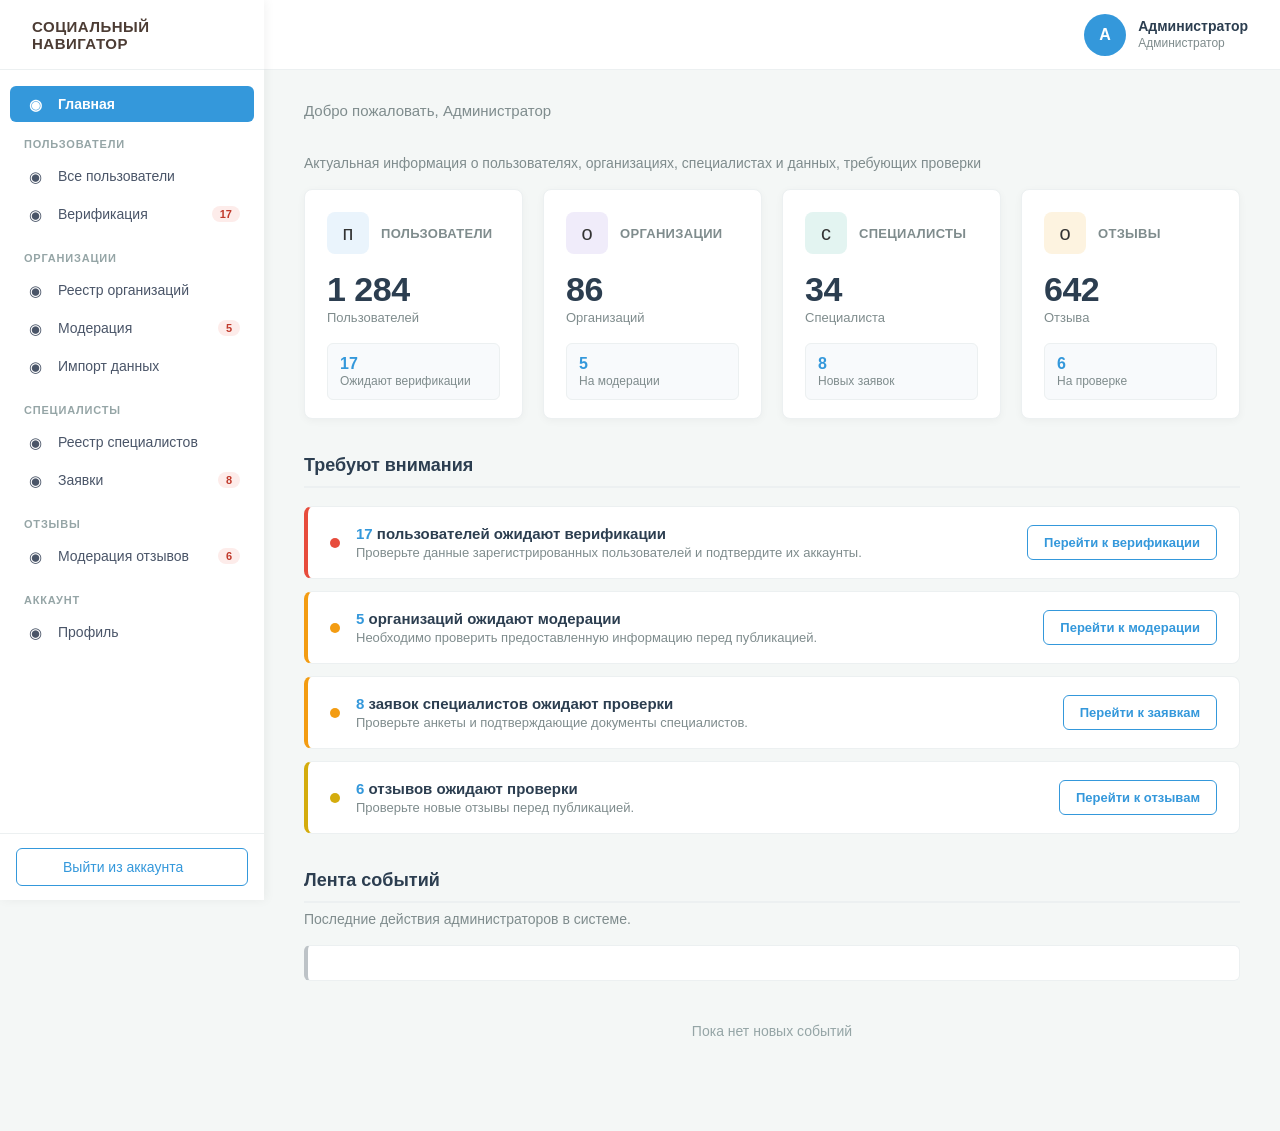
<file: src/main/resources/templates/admin-import.html>
<!DOCTYPE html>
<html lang="ru" xmlns:th="http://www.thymeleaf.org" xmlns:sec="http://www.thymeleaf.org/extras/spring-security6">
<head>
    <meta charset="UTF-8">
    <title>Админ-панель — Социальный навигатор</title>
    <link rel="stylesheet" th:href="@{/css/style.css}">
    <style>
        :root {
            --sidebar-width: 264px;
            --topbar-height: 70px;
            --bg-app: #f4f7f6;
            --bg-card: #ffffff;
            --border-soft: #ecf0f1;
            --border-mid: #e0e6e5;
            --text-main: #2c3e50;
            --text-body: #333333;
            --text-muted: #7f8c8d;
            --accent: #3498db;
            --accent-soft: #eaf4fc;
            --success: #28a745;
            --warning: #f39c12;
            --danger: #e74c3c;
        }

        * { box-sizing: border-box; }

        html, body {
            margin: 0;
            padding: 0;
            background-color: var(--bg-app);
            font-family: 'Inter', -apple-system, BlinkMacSystemFont, 'Segoe UI', sans-serif;
            color: var(--text-body);
            min-height: 100vh;
        }

        .admin-layout {
            display: flex;
            min-height: 100vh;
        }

        .admin-sidebar {
            width: var(--sidebar-width);
            background-color: #ffffff;
            box-shadow: 2px 0 10px rgba(0, 0, 0, 0.05);
            position: fixed;
            top: 0;
            left: 0;
            bottom: 0;
            display: flex;
            flex-direction: column;
            z-index: 100;
        }

        .sidebar-brand {
            height: var(--topbar-height);
            display: flex;
            align-items: center;
            padding: 0 22px;
            font-weight: 900;
            font-size: 15px;
            letter-spacing: 0.5px;
            color: #4C3C34;
            text-transform: uppercase;
            border-bottom: 1px solid var(--border-soft);
            flex-shrink: 0;
        }

        .sidebar-brand .brand-mark {
            margin-right: 10px;
            font-size: 18px;
            color: #E91E63;
        }

        .sidebar-nav {
            flex: 1;
            overflow-y: auto;
            padding: 14px 10px 20px;
            scrollbar-width: thin;
            scrollbar-color: #ced4da #f8f9fa;
        }

        .sidebar-nav::-webkit-scrollbar { width: 6px; }
        .sidebar-nav::-webkit-scrollbar-track { background: #f8f9fa; }
        .sidebar-nav::-webkit-scrollbar-thumb {
            background: #ced4da; border-radius: 3px;
        }
        .sidebar-nav::-webkit-scrollbar-thumb:hover { background: #adb5bd; }

        .nav-group {
            margin-bottom: 6px;
        }

        .nav-group-title {
            padding: 14px 14px 6px;
            font-size: 11px;
            font-weight: 600;
            letter-spacing: 0.8px;
            text-transform: uppercase;
            color: #95a5a6;
        }

        .nav-item {
            display: flex;
            align-items: center;
            gap: 12px;
            padding: 10px 14px;
            margin: 2px 0;
            border-radius: 6px;
            color: #4a5568;
            font-size: 14px;
            font-weight: 500;
            text-decoration: none;
            cursor: pointer;
            transition: background-color 0.2s, color 0.2s;
            border: none;
            background: none;
            width: 100%;
            text-align: left;
            font-family: inherit;
        }

        .nav-icon {
            width: 22px;
            text-align: center;
            font-size: 15px;
            line-height: 1;
            flex-shrink: 0;
        }

        .nav-item:hover {
            background-color: var(--accent-soft);
            color: var(--accent);
        }

        .nav-item.active {
            background-color: var(--accent);
            color: #ffffff;
            font-weight: 600;
        }

        .nav-badge {
            margin-left: auto;
            background-color: #fdecea;
            color: #c0392b;
            font-size: 11px;
            font-weight: 600;
            padding: 2px 8px;
            border-radius: 10px;
            min-width: 22px;
            text-align: center;
        }

        .nav-item.active .nav-badge {
            background-color: rgba(255, 255, 255, 0.25);
            color: #ffffff;
        }

        .sidebar-footer {
            padding: 14px 16px;
            border-top: 1px solid var(--border-soft);
            flex-shrink: 0;
        }

        .logout-btn {
            width: 100%;
            display: flex;
            align-items: center;
            gap: 10px;
            padding: 10px 14px;
            border-radius: 6px;
            background-color: transparent;
            border: 1px solid var(--accent);
            color: var(--accent);
            font-family: inherit;
            font-size: 14px;
            font-weight: 500;
            cursor: pointer;
            transition: background-color 0.2s, color 0.2s;
        }

        .logout-btn:hover {
            background-color: var(--accent);
            color: #ffffff;
        }

        .main-area {
            flex: 1;
            margin-left: var(--sidebar-width);
            display: flex;
            flex-direction: column;
            min-width: 0;
        }

        .topbar {
            height: var(--topbar-height);
            background-color: #ffffff;
            border-bottom: 1px solid var(--border-soft);
            display: flex;
            align-items: center;
            justify-content: space-between;
            padding: 0 32px;
            position: sticky;
            top: 0;
            z-index: 50;
        }

        .topbar-titles {
            display: flex;
            flex-direction: column;
            gap: 2px;
        }

        .topbar-service {
            font-size: 12px;
            font-weight: 500;
            letter-spacing: 0.5px;
            text-transform: uppercase;
            color: #95a5a6;
        }

        .topbar-section {
            font-size: 18px;
            font-weight: 700;
            color: var(--text-main);
        }

        .topbar-profile {
            display: flex;
            align-items: center;
            gap: 12px;
        }

        .profile-avatar {
            width: 42px;
            height: 42px;
            border-radius: 50%;
            background-color: var(--accent);
            color: #fff;
            display: flex;
            align-items: center;
            justify-content: center;
            font-weight: 600;
            font-size: 16px;
            letter-spacing: 0.5px;
            flex-shrink: 0;
        }

        .profile-meta {
            display: flex;
            flex-direction: column;
            line-height: 1.25;
        }

        .profile-meta-name {
            font-size: 14px;
            font-weight: 600;
            color: var(--text-main);
        }

        .profile-meta-role {
            font-size: 12px;
            color: var(--text-muted);
        }

        .content {
            padding: 32px 40px 60px;
            max-width: 1400px;
            width: 100%;
        }

        .page-section { display: none; }
        .page-section.active { display: block; }

        .page-header h2 {
            margin: 0 0 6px;
            font-size: 26px;
            font-weight: 700;
            color: var(--text-main);
        }

        .page-header .greeting {
            margin: 0;
            font-size: 15px;
            color: var(--text-muted);
        }

        .section-title-block {
            margin: 36px 0 18px;
        }

        .section-title-block h3 {
            margin: 0 0 4px;
            font-size: 18px;
            font-weight: 600;
            color: var(--text-main);
            border-bottom: 2px solid var(--border-soft);
            padding-bottom: 10px;
        }

        .section-title-block p {
            margin: 8px 0 0;
            font-size: 14px;
            color: var(--text-muted);
            max-width: 720px;
        }

        .stats-grid {
            display: grid;
            grid-template-columns: repeat(4, 1fr);
            gap: 20px;
        }

        @media (max-width: 1200px) {
            .stats-grid { grid-template-columns: repeat(2, 1fr); }
        }
        @media (max-width: 640px) {
            .stats-grid { grid-template-columns: 1fr; }
        }

        .stat-card {
            background-color: var(--bg-card);
            border-radius: 8px;
            padding: 22px 22px 18px;
            border: 1px solid var(--border-soft);
            box-shadow: 0 2px 8px rgba(0, 0, 0, 0.04);
            display: flex;
            flex-direction: column;
            transition: box-shadow 0.2s, transform 0.2s;
        }

        .stat-card:hover {
            box-shadow: 0 4px 16px rgba(52, 152, 219, 0.12);
            transform: translateY(-2px);
        }

        .stat-card-header {
            display: flex;
            align-items: center;
            gap: 12px;
            margin-bottom: 18px;
        }

        .stat-icon {
            width: 42px;
            height: 42px;
            border-radius: 8px;
            display: flex;
            align-items: center;
            justify-content: center;
            font-size: 20px;
            line-height: 1;
            flex-shrink: 0;
        }
        .stat-icon.blue   { background-color: #eaf4fc; }
        .stat-icon.violet { background-color: #f0ecfa; }
        .stat-icon.teal   { background-color: #e3f4f1; }
        .stat-icon.amber  { background-color: #fdf3e0; }

        .stat-label {
            font-size: 13px;
            font-weight: 600;
            letter-spacing: 0.3px;
            text-transform: uppercase;
            color: var(--text-muted);
        }

        .stat-main-value {
            font-size: 34px;
            font-weight: 700;
            color: var(--text-main);
            line-height: 1;
            letter-spacing: -0.5px;
        }

        .stat-main-label {
            font-size: 13px;
            color: var(--text-muted);
            margin-top: 4px;
            margin-bottom: 18px;
        }

        .stat-link {
            display: flex;
            align-items: center;
            justify-content: space-between;
            padding: 10px 12px;
            border-radius: 6px;
            background-color: #f8fafc;
            border: 1px solid var(--border-soft);
            text-decoration: none;
            color: var(--text-body);
            transition: background-color 0.2s, border-color 0.2s, color 0.2s;
            margin-top: auto;
        }

        .stat-link:hover {
            background-color: var(--accent-soft);
            border-color: var(--accent);
            color: var(--accent);
        }

        .stat-link-info {
            display: flex;
            flex-direction: column;
            line-height: 1.25;
        }

        .stat-link-value {
            font-size: 16px;
            font-weight: 700;
            color: var(--accent);
        }

        .stat-link-text {
            font-size: 12px;
            color: var(--text-muted);
        }

        .stat-link-arrow {
            color: #bdc3c7;
            font-size: 15px;
            transition: transform 0.2s, color 0.2s;
        }

        .stat-link:hover .stat-link-arrow {
            transform: translateX(2px);
            color: var(--accent);
        }

        .attention-list {
            display: flex;
            flex-direction: column;
            gap: 12px;
        }

        .attention-item {
            background-color: var(--bg-card);
            border: 1px solid var(--border-soft);
            border-left: 4px solid var(--accent);
            border-radius: 8px;
            padding: 18px 22px;
            display: flex;
            align-items: center;
            justify-content: space-between;
            gap: 20px;
            transition: box-shadow 0.2s;
        }

        .attention-item:hover {
            box-shadow: 0 2px 12px rgba(0, 0, 0, 0.06);
        }

        .attention-item.priority-high   { border-left-color: var(--danger); }
        .attention-item.priority-medium { border-left-color: var(--warning); }
        .attention-item.priority-low    { border-left-color: #d4ac0d; }

        .attention-content {
            display: flex;
            align-items: center;
            gap: 16px;
            min-width: 0;
        }

        .attention-dot {
            width: 10px;
            height: 10px;
            border-radius: 50%;
            flex-shrink: 0;
        }
        .attention-item.priority-high .attention-dot   { background-color: var(--danger); }
        .attention-item.priority-medium .attention-dot { background-color: var(--warning); }
        .attention-item.priority-low .attention-dot    { background-color: #d4ac0d; }

        .attention-text {
            display: flex;
            flex-direction: column;
            gap: 3px;
            min-width: 0;
        }

        .attention-title {
            font-size: 15px;
            font-weight: 600;
            color: var(--text-main);
        }

        .attention-title .count {
            color: var(--accent);
            font-weight: 700;
        }

        .attention-desc {
            font-size: 13px;
            color: var(--text-muted);
        }

        .attention-action {
            flex-shrink: 0;
            display: inline-flex;
            align-items: center;
            gap: 8px;
            padding: 9px 16px;
            border-radius: 6px;
            background-color: transparent;
            border: 1px solid var(--accent);
            color: var(--accent);
            font-size: 13px;
            font-weight: 600;
            text-decoration: none;
            transition: background-color 0.2s, color 0.2s;
            white-space: nowrap;
        }

        .attention-action:hover {
            background-color: var(--accent);
            color: #fff;
        }

        @media (max-width: 720px) {
            .attention-item {
                flex-direction: column;
                align-items: flex-start;
            }
        }

        .import-card {
            background-color: var(--bg-card);
            border: 1px solid var(--border-soft);
            border-radius: 8px;
            box-shadow: 0 2px 8px rgba(0, 0, 0, 0.04);
            padding: 22px 26px;
            display: flex;
            align-items: center;
            justify-content: space-between;
            gap: 24px;
            flex-wrap: wrap;
        }

        .import-info {
            display: flex;
            flex-direction: column;
            gap: 12px;
            min-width: 0;
        }

        .import-row {
            display: flex;
            align-items: center;
            gap: 10px;
            font-size: 14px;
            color: var(--text-body);
        }

        .import-row .row-icon {
            width: 18px;
            text-align: center;
            font-size: 14px;
            line-height: 1;
        }

        .import-row .label {
            color: var(--text-muted);
            margin-right: 4px;
        }

        .import-row .value {
            font-weight: 600;
            color: var(--text-main);
        }

        .import-row .value.pending {
            color: var(--warning);
        }

        .import-btn {
            display: inline-flex;
            align-items: center;
            gap: 8px;
            padding: 11px 20px;
            border-radius: 6px;
            background-color: var(--accent);
            color: #fff;
            font-size: 14px;
            font-weight: 600;
            text-decoration: none;
            transition: background-color 0.2s;
            white-space: nowrap;
        }

        .import-btn:hover { background-color: #2980b9; }

        .notifications-feed {
            list-style: none;
            margin: 0;
            padding: 0;
            max-height: 480px;
            overflow-y: auto;
            scrollbar-width: none;
            -ms-overflow-style: none;
        }
        .notifications-feed::-webkit-scrollbar { display: none; }

        .notification-item {
            padding: 14px 18px;
            border-radius: 6px;
            background-color: #fff;
            border: 1px solid var(--border-soft);
            border-left: 4px solid #bdc3c7;
            margin-bottom: 10px;
        }
        .notification-item.type-MESSAGE         { border-left-color: #3498db; }
        .notification-item.type-REVIEW_ADDED    { border-left-color: #9b59b6; }
        .notification-item.type-MARKER_ADDED    { border-left-color: #27ae60; }
        .notification-item.type-MARKER_UPDATED  { border-left-color: #f39c12; }
        .notification-item.type-MARKER_DELETED  { border-left-color: #e74c3c; }

        .notification-item .notification-text {
            color: var(--text-body);
            font-size: 14px;
            line-height: 1.5;
        }
        .notification-item .notification-time {
            color: #95a5a6;
            font-size: 12px;
            margin-top: 6px;
        }
        .notifications-empty {
            text-align: center;
            color: #95a5a6;
            padding: 32px 0;
            font-size: 14px;
        }

        .profile-card {
            background-color: var(--bg-card);
            border: 1px solid var(--border-soft);
            border-radius: 8px;
            box-shadow: 0 2px 8px rgba(0, 0, 0, 0.04);
            padding: 6px 26px;
            max-width: 640px;
        }

        .profile-row {
            display: flex;
            align-items: center;
            gap: 14px;
            padding: 18px 0;
            border-bottom: 1px solid #f0f2f5;
        }
        .profile-row:last-child { border-bottom: none; }

        .profile-row-label {
            width: 110px;
            font-weight: 500;
            color: var(--text-muted);
            font-size: 14px;
            flex-shrink: 0;
        }
        .profile-row-value {
            flex: 1;
            color: var(--text-main);
            font-size: 15px;
        }
        .profile-row-input {
            flex: 1;
            padding: 9px 12px;
            border: 1px solid #ced4da;
            border-radius: 4px;
            background-color: #eceff1;
            font-size: 15px;
            font-family: inherit;
            color: var(--text-main);
            outline: none;
            transition: border-color 0.2s, background-color 0.2s;
        }
        .profile-row-input:focus {
            border-color: var(--accent);
            background-color: #fff;
        }

        .profile-edit-btn {
            width: 36px;
            height: 36px;
            border-radius: 50%;
            border: 1px solid var(--accent);
            background-color: #fff;
            color: var(--accent);
            cursor: pointer;
            font-size: 15px;
            line-height: 1;
            transition: background-color 0.2s, color 0.2s;
            flex-shrink: 0;
        }
        .profile-edit-btn:hover {
            background-color: var(--accent);
            color: #fff;
        }
        .profile-edit-btn.confirm-mode {
            border-color: var(--success);
            color: var(--success);
        }
        .profile-edit-btn.confirm-mode:hover {
            background-color: var(--success);
            color: #fff;
            border-color: var(--success);
        }

        .role-badge {
            display: inline-block;
            padding: 3px 12px;
            border-radius: 12px;
            font-size: 12px;
            font-weight: 500;
        }
        .role-badge.super   { background-color: #fff3cd; color: #856404; }
        .role-badge.regular { background-color: #e2e3e5; color: #383d41; }

        .change-password-btn {
            background-color: #6c757d;
            color: #fff;
            border: none;
            padding: 10px 18px;
            border-radius: 4px;
            font-size: 14px;
            font-weight: 500;
            cursor: pointer;
            font-family: inherit;
            transition: background-color 0.2s;
        }
        .change-password-btn:hover {
            background-color: #565e64;
        }

        .modal {
            display: none;
            position: fixed;
            z-index: 1050;
            left: 0; top: 0;
            width: 100%; height: 100%;
            overflow: auto;
            background-color: rgba(0, 0, 0, 0.5);
        }
        .modal-content {
            background-color: #fff;
            margin: 10% auto;
            padding: 25px;
            width: 90%;
            max-width: 420px;
            border-radius: 6px;
            border: 1px solid #bbb;
            position: relative;
            box-shadow: 0 5px 15px rgba(0, 0, 0, 0.3);
        }
        .close-btn {
            position: absolute;
            top: 10px; right: 20px;
            font-size: 28px;
            font-weight: bold;
            color: #888;
            cursor: pointer;
            background: none;
            border: none;
            padding: 0;
            line-height: 1;
        }
        .close-btn:hover { color: #333; }

        .modal-content h3 {
            margin: 0 0 22px;
            font-size: 19px;
            font-weight: 700;
            color: var(--text-main);
            text-align: center;
        }

        .form-group { margin-bottom: 18px; }
        .form-group label {
            display: block;
            margin-bottom: 6px;
            font-size: 14px;
            font-weight: 500;
            color: #555;
        }
        .form-group input[type="password"] {
            width: 100%;
            padding: 10px;
            border: 1px solid #ced4da;
            border-radius: 4px;
            font-size: 15px;
            font-family: inherit;
            outline: none;
            transition: border-color 0.2s;
        }
        .form-group input:focus {
            border-color: var(--accent);
            box-shadow: 0 0 0 0.1rem rgba(52, 152, 219, 0.25);
        }

        .btn { padding: 10px 18px; border-radius: 4px; border: none; cursor: pointer; font-size: 1em; font-weight: 500; font-family: inherit; transition: background-color 0.2s; }
        .btn-primary { background-color: var(--success); color: #fff; width: 100%; }
        .btn-primary:hover { background-color: #218838; }

        .notification {
            position: fixed;
            top: 20px;
            left: 50%;
            transform: translateX(-50%);
            padding: 15px 20px;
            border-radius: 5px;
            display: flex;
            align-items: center;
            justify-content: space-between;
            gap: 12px;
            box-shadow: 0 2px 10px rgba(0,0,0,0.1);
            z-index: 2000;
            max-width: 80%;
            font-size: 14px;
            animation: fadeIn 0.3s ease-in-out;
        }
        .success-notification { background-color: #d4edda; color: #155724; border: 1px solid #c3e6cb; }
        .error-notification   { background-color: #f8d7da; color: #721c24; border: 1px solid #f5c6cb; }
        .notification-close {
            cursor: pointer;
            font-weight: bold;
            background: none;
            border: none;
            color: inherit;
            font-size: 18px;
            padding: 0 4px;
        }
        @keyframes fadeIn {
            from { opacity: 0; transform: translateX(-50%) translateY(-20px); }
            to   { opacity: 1; transform: translateX(-50%) translateY(0); }
        }
    </style>
</head>
<body>

<div class="admin-layout">

    <aside class="admin-sidebar">
        <div class="sidebar-brand">
            <span class="brand-mark"></span>
            Социальный<br>навигатор
        </div>

        <nav class="sidebar-nav">

            <a href="#" class="nav-item active" data-section="home" data-title="Главная">
                <span class="nav-icon">◉</span>
                <span>Главная</span>
            </a>

            <div class="nav-group">
                <div class="nav-group-title">Пользователи</div>
                <a href="/admin/users" class="nav-item">
                    <span class="nav-icon">◉</span>
                    <span>Все пользователи</span>
                </a>
                <a href="/admin/users/verification" class="nav-item">
                    <span class="nav-icon">◉</span>
                    <span>Верификация</span>
                    <span class="nav-badge">17</span>
                </a>
            </div>

            <div class="nav-group">
                <div class="nav-group-title">Организации</div>
                <a href="/admin/organizations" class="nav-item">
                    <span class="nav-icon">◉</span>
                    <span>Реестр организаций</span>
                </a>
                <a href="/admin/organizations/moderation" class="nav-item">
                    <span class="nav-icon">◉</span>
                    <span>Модерация</span>
                    <span class="nav-badge">5</span>
                </a>
                <a href="/admin/import" class="nav-item">
                    <span class="nav-icon">◉</span>
                    <span>Импорт данных</span>
                </a>
            </div>

            <div class="nav-group">
                <div class="nav-group-title">Специалисты</div>
                <a href="/admin/specialists" class="nav-item">
                    <span class="nav-icon">◉</span>
                    <span>Реестр специалистов</span>
                </a>
                <a href="/admin/specialists/requests" class="nav-item">
                    <span class="nav-icon">◉</span>
                    <span>Заявки</span>
                    <span class="nav-badge">8</span>
                </a>
            </div>

            <div class="nav-group">
                <div class="nav-group-title">Отзывы</div>
                <a href="/admin/reviews/moderation" class="nav-item">
                    <span class="nav-icon">◉</span>
                    <span>Модерация отзывов</span>
                    <span class="nav-badge">6</span>
                </a>
            </div>

            <div class="nav-group">
                <div class="nav-group-title">Аккаунт</div>
                <a href="#" class="nav-item" data-section="profile" data-title="Профиль">
                    <span class="nav-icon">◉</span>
                    <span>Профиль</span>
                </a>
            </div>

        </nav>

        <div class="sidebar-footer">
            <form th:action="@{/logout}" method="post">
                <button type="submit" class="logout-btn">
                    <span class="nav-icon"></span>
                    <span>Выйти из аккаунта</span>
                </button>
            </form>
        </div>
    </aside>

    <div class="main-area">

        <header class="topbar">
            <div class="topbar-titles">
            </div>
            <div class="topbar-profile">
                <div class="profile-avatar">
                    А
                </div>
                <div class="profile-meta">
                    <span class="profile-meta-name"
                          th:text="${adminUser != null ? adminUser.name : 'Администратор'}">Администратор</span>
                    <span class="profile-meta-role"
                          th:text="${isSuperAdmin != null and isSuperAdmin ? 'Супер-администратор' : 'Администратор'}">Администратор</span>
                </div>
            </div>
        </header>

        <main class="content">

            <section id="section-home" class="page-section active">

                <div class="page-header">
                    <p class="greeting">
                        Добро пожаловать,
                        <span th:text="${adminUser != null ? adminUser.name : 'Администратор'}">Администратор</span>
                    </p>
                </div>

                <div class="section-title-block">
                    <p>Актуальная информация о пользователях, организациях, специалистах и данных, требующих проверки</p>
                </div>

                <div class="stats-grid">

                    <div class="stat-card">
                        <div class="stat-card-header">
                            <div class="stat-icon blue">п</div>
                            <span class="stat-label">Пользователи</span>
                        </div>
                        <div class="stat-main-value">1 284</div>
                        <div class="stat-main-label">Пользователей</div>

                        <a href="/admin/users/verification?filter=pending" class="stat-link">
                            <div class="stat-link-info">
                                <span class="stat-link-value">17</span>
                                <span class="stat-link-text">Ожидают верификации</span>
                            </div>
                            <span class="stat-link-arrow"></span>
                        </a>
                    </div>

                    <div class="stat-card">
                        <div class="stat-card-header">
                            <div class="stat-icon violet">о</div>
                            <span class="stat-label">Организации</span>
                        </div>
                        <div class="stat-main-value">86</div>
                        <div class="stat-main-label">Организаций</div>

                        <a href="/admin/organizations/moderation?filter=pending" class="stat-link">
                            <div class="stat-link-info">
                                <span class="stat-link-value">5</span>
                                <span class="stat-link-text">На модерации</span>
                            </div>
                            <span class="stat-link-arrow"></span>
                        </a>
                    </div>

                    <div class="stat-card">
                        <div class="stat-card-header">
                            <div class="stat-icon teal">с</div>
                            <span class="stat-label">Специалисты</span>
                        </div>
                        <div class="stat-main-value">34</div>
                        <div class="stat-main-label">Специалиста</div>

                        <a href="/admin/specialists/requests?filter=new" class="stat-link">
                            <div class="stat-link-info">
                                <span class="stat-link-value">8</span>
                                <span class="stat-link-text">Новых заявок</span>
                            </div>
                            <span class="stat-link-arrow"></span>
                        </a>
                    </div>

                    <div class="stat-card">
                        <div class="stat-card-header">
                            <div class="stat-icon amber">о</div>
                            <span class="stat-label">Отзывы</span>
                        </div>
                        <div class="stat-main-value">642</div>
                        <div class="stat-main-label">Отзыва</div>

                        <a href="/admin/reviews/moderation?filter=pending" class="stat-link">
                            <div class="stat-link-info">
                                <span class="stat-link-value">6</span>
                                <span class="stat-link-text">На проверке</span>
                            </div>
                            <span class="stat-link-arrow"></span>
                        </a>
                    </div>

                </div>
                <div class="section-title-block">
                    <h3>Требуют внимания</h3>
                </div>

                <div class="attention-list">
                    <div class="attention-item priority-high">
                        <div class="attention-content">
                            <span class="attention-dot"></span>
                            <div class="attention-text">
                                <span class="attention-title">
                                    <span class="count">17</span> пользователей ожидают верификации
                                </span>
                                <span class="attention-desc">Проверьте данные зарегистрированных пользователей и подтвердите их аккаунты.</span>
                            </div>
                        </div>
                        <a href="/admin/users/verification?filter=pending" class="attention-action">
                            Перейти к верификации
                        </a>
                    </div>
                    <div class="attention-item priority-medium">
                        <div class="attention-content">
                            <span class="attention-dot"></span>
                            <div class="attention-text">
                                <span class="attention-title">
                                    <span class="count">5</span> организаций ожидают модерации
                                </span>
                                <span class="attention-desc">Необходимо проверить предоставленную информацию перед публикацией.</span>
                            </div>
                        </div>
                        <a href="/admin/organizations/moderation?filter=pending" class="attention-action">
                            Перейти к модерации
                        </a>
                    </div>
                    <div class="attention-item priority-medium">
                        <div class="attention-content">
                            <span class="attention-dot"></span>
                            <div class="attention-text">
                                <span class="attention-title">
                                    <span class="count">8</span> заявок специалистов ожидают проверки
                                </span>
                                <span class="attention-desc">Проверьте анкеты и подтверждающие документы специалистов.</span>
                            </div>
                        </div>
                        <a href="/admin/specialists/requests?filter=new" class="attention-action">
                            Перейти к заявкам
                        </a>
                    </div>
                    <div class="attention-item priority-low">
                        <div class="attention-content">
                            <span class="attention-dot"></span>
                            <div class="attention-text">
                                <span class="attention-title">
                                    <span class="count">6</span> отзывов ожидают проверки
                                </span>
                                <span class="attention-desc">Проверьте новые отзывы перед публикацией.</span>
                            </div>
                        </div>
                        <a href="/admin/reviews/moderation?filter=pending" class="attention-action">
                            Перейти к отзывам
                        </a>
                    </div>

                </div>

                <div th:if="${isSuperAdmin}">
                    <div class="section-title-block">
                        <h3>Лента событий</h3>
                        <p>Последние действия администраторов в системе.</p>
                    </div>

                    <ul class="notifications-feed"
                        th:if="${notifications != null and not #lists.isEmpty(notifications)}">
                        <li class="notification-item"
                            th:each="n : ${notifications}"
                            th:classappend="'type-' + ${n.type}">
                            <div class="notification-text" th:text="${n.text}"></div>
                            <div class="notification-time"
                                 th:text="${#temporals.format(n.createdAt, 'dd.MM.yyyy HH:mm')}"></div>
                        </li>
                    </ul>
                    <div class="notifications-empty"
                         th:if="${notifications == null or #lists.isEmpty(notifications)}">
                        Пока нет новых событий
                    </div>
                </div>

            </section>

            <section id="section-profile" class="page-section">

                <div class="page-header">
                    <h2>Профиль</h2>
                    <p class="greeting">Личные данные вашего аккаунта администратора.</p>
                </div>

                <div class="section-title-block">
                    <h3>Личные данные</h3>
                </div>

                <div class="profile-card">
                    <div class="profile-row">
                        <span class="profile-row-label">ФИО:</span>
                        <span class="profile-row-value"
                              id="profile-name-value"
                              th:text="${adminUser != null ? adminUser.name : 'Администратор'}">Администратор</span>
                        <input type="text" class="profile-row-input"
                               id="profile-name-input"
                               style="display:none;"
                               th:value="${adminUser != null ? adminUser.name : ''}">
                        <button type="button" class="profile-edit-btn"
                                id="profile-name-edit-btn"
                                onclick="toggleProfileEdit('name')"
                                title="Редактировать">✎</button>
                    </div>

                    <div class="profile-row">
                        <span class="profile-row-label">Email:</span>
                        <span class="profile-row-value"
                              id="profile-email-value"
                              th:text="${adminUser != null ? adminUser.email : 'admin@example.com'}">admin@example.com</span>
                        <input type="email" class="profile-row-input"
                               id="profile-email-input"
                               style="display:none;"
                               th:value="${adminUser != null ? adminUser.email : ''}">
                        <button type="button" class="profile-edit-btn"
                                id="profile-email-edit-btn"
                                onclick="toggleProfileEdit('email')"
                                title="Редактировать">✎</button>
                    </div>

                    <div class="profile-row">
                        <span class="profile-row-label">Телефон:</span>
                        <span class="profile-row-value">—</span>
                    </div>

                    <div class="profile-row">
                        <span class="profile-row-label">Роль:</span>
                        <span>
                            <span class="role-badge super" th:if="${isSuperAdmin}">Супер-администратор</span>
                            <span class="role-badge regular" th:unless="${isSuperAdmin}">Администратор</span>
                        </span>
                    </div>

                    <div class="profile-row">
                        <button type="button" class="change-password-btn" onclick="openChangePasswordModal()">
                            Сменить пароль
                        </button>
                    </div>
                </div>

            </section>

        </main>
    </div>
</div>

<div id="changePasswordModal" class="modal">
    <div class="modal-content">
        <button class="close-btn" onclick="closeChangePasswordModal()">×</button>
        <h3>Смена пароля</h3>
        <form id="changePasswordForm">
            <div class="form-group">
                <label for="new-password-input">Новый пароль (минимум 8 символов):</label>
                <input type="password" id="new-password-input" required minlength="8">
            </div>
            <div class="form-group">
                <label for="confirm-password-input">Подтвердите пароль:</label>
                <input type="password" id="confirm-password-input" required minlength="8">
            </div>
            <button type="submit" class="btn btn-primary">Сохранить новый пароль</button>
        </form>
    </div>
</div>

<script th:inline="javascript">
    /*<![CDATA[*/

    function showNotification(message, type = 'info') {
        let notification = document.getElementById('notification');
        if (!notification) {
            notification = document.createElement('div');
            notification.id = 'notification';
            document.body.appendChild(notification);
        }
        notification.textContent = message;
        notification.className = `notification ${type}-notification`;
        notification.style.display = 'flex';

        setTimeout(() => { notification.style.display = 'none'; }, 5000);
    }

    document.addEventListener('DOMContentLoaded', function () {
        const adminFormSuccess = /*[[${adminFormSuccess}]]*/ null;
        const adminFormError   = /*[[${adminFormError}]]*/ null;
        const successMessage   = /*[[${successMessage}]]*/ null;
        const errorMessage     = /*[[${errorMessage}]]*/ null;

        if (adminFormSuccess) showNotification(adminFormSuccess, 'success');
        if (adminFormError)   showNotification(adminFormError, 'error');
        if (successMessage)   showNotification(successMessage, 'success');
        if (errorMessage)     showNotification(errorMessage, 'error');

        const navItems = document.querySelectorAll('.nav-item[data-section]');
        const sections = document.querySelectorAll('.page-section');
        const topbarSectionTitle = document.getElementById('topbar-section-title');

        navItems.forEach(item => {
            item.addEventListener('click', function (e) {
                e.preventDefault();
                const sectionId = this.dataset.section;
                const title = this.dataset.title || this.textContent.trim();

                document.querySelectorAll('.nav-item').forEach(n => n.classList.remove('active'));
                this.classList.add('active');

                sections.forEach(s => s.classList.remove('active'));
                const target = document.getElementById('section-' + sectionId);
                if (target) target.classList.add('active');

                if (topbarSectionTitle) topbarSectionTitle.textContent = title;

                window.scrollTo({ top: 0, behavior: 'smooth' });
            });
        });

        if (location.hash === '#profile') {
            const profileNav = document.querySelector('.nav-item[data-section="profile"]');
            if (profileNav) profileNav.click();
        }
    });

    function getCsrfToken() {
        const cookieValue = document.cookie
            .split('; ')
            .find(row => row.startsWith('XSRF-TOKEN='))
            ?.split('=')[1];
        return cookieValue ? decodeURIComponent(cookieValue) : null;
    }

    function toggleProfileEdit(field) {
        const valueEl = document.getElementById(`profile-${field}-value`);
        const inputEl = document.getElementById(`profile-${field}-input`);
        const btnEl   = document.getElementById(`profile-${field}-edit-btn`);
        const isEditing = inputEl.style.display !== 'none';

        if (!isEditing) {
            inputEl.value = valueEl.textContent.trim();
            valueEl.style.display = 'none';
            inputEl.style.display = 'inline-block';
            inputEl.focus();
            btnEl.textContent = '✓';
            btnEl.classList.add('confirm-mode');
            return;
        }

        const newValue = inputEl.value.trim();
        if (!newValue) {
            showNotification('Поле не может быть пустым', 'error');
            return;
        }

        fetch('/admin/profile/update-field', {
            method: 'POST',
            headers: {
                'Content-Type': 'application/json',
                'X-XSRF-TOKEN': getCsrfToken()
            },
            body: JSON.stringify({ field: field, value: newValue })
        })
        .then(response => {
            if (!response.ok) {
                return response.json().then(err => { throw new Error(err.message || 'Ошибка при сохранении'); });
            }
            return response.json();
        })
        .then(data => {
            valueEl.textContent = data.value;
            valueEl.style.display = 'inline';
            inputEl.style.display = 'none';
            btnEl.textContent = '✎';
            btnEl.classList.remove('confirm-mode');
            showNotification('Данные успешно изменены', 'success');
        })
        .catch(error => showNotification(error.message, 'error'));
    }

    function openChangePasswordModal() {
        document.getElementById('changePasswordModal').style.display = 'block';
    }
    function closeChangePasswordModal() {
        document.getElementById('changePasswordModal').style.display = 'none';
        document.getElementById('changePasswordForm').reset();
    }
    window.addEventListener('click', function (event) {
        const modal = document.getElementById('changePasswordModal');
        if (event.target === modal) closeChangePasswordModal();
    });

    document.getElementById('changePasswordForm').addEventListener('submit', function (e) {
        e.preventDefault();
        const newPassword = document.getElementById('new-password-input').value;
        const confirmPassword = document.getElementById('confirm-password-input').value;

        fetch('/admin/profile/change-password', {
            method: 'POST',
            headers: {
                'Content-Type': 'application/json',
                'X-XSRF-TOKEN': getCsrfToken()
            },
            body: JSON.stringify({ newPassword, confirmPassword })
        })
        .then(response => {
            if (!response.ok) {
                return response.json().then(err => { throw new Error(err.message || 'Ошибка при смене пароля'); });
            }
            return response.json();
        })
        .then(() => {
            closeChangePasswordModal();
            showNotification('Пароль успешно изменён', 'success');
        })
        .catch(error => showNotification(error.message, 'error'));
    });

    /*]]>*/
</script>
</body>
</html>
</file>
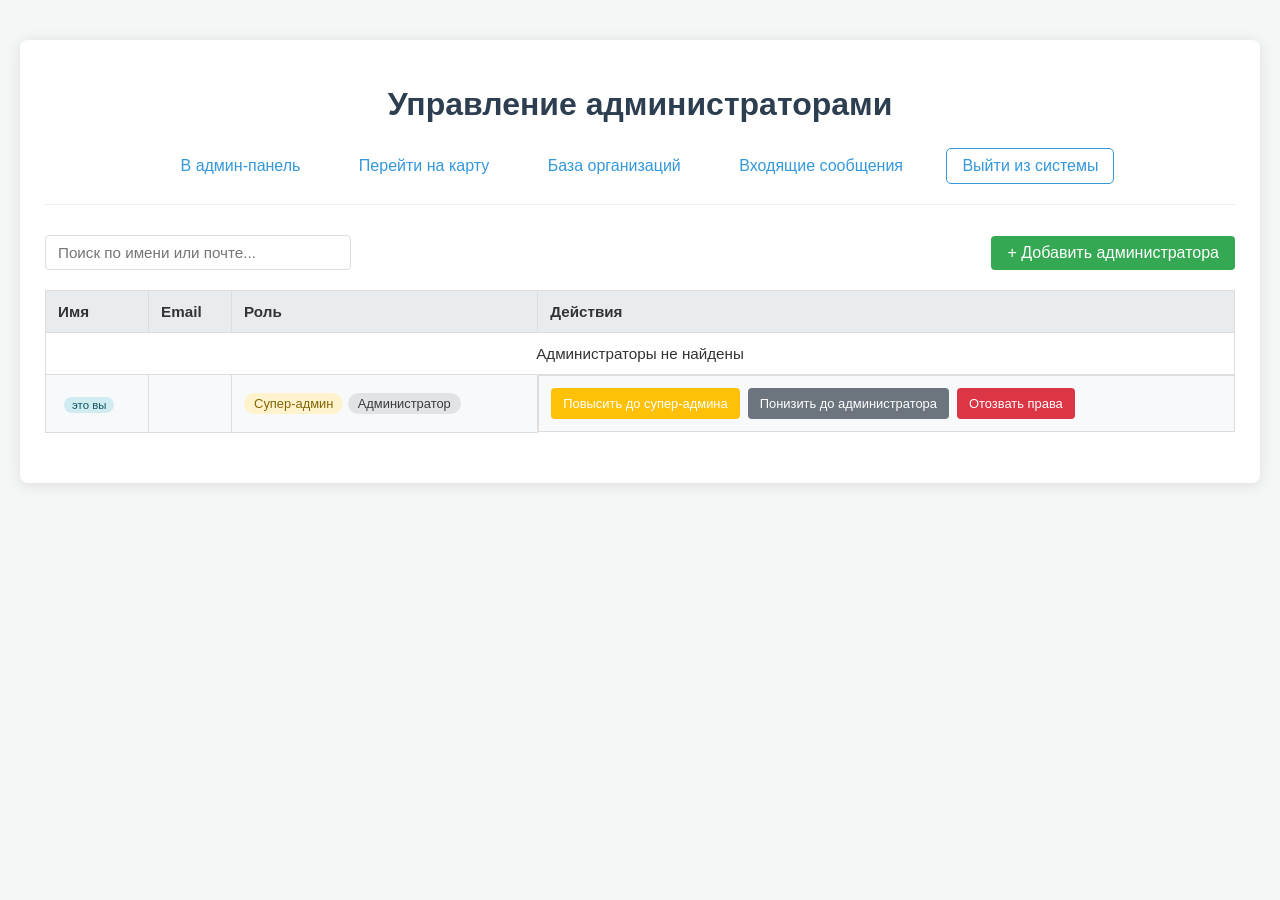
<file: src/main/resources/templates/admin-management.html>
<!DOCTYPE html>
<html lang="ru" xmlns:th="http://www.thymeleaf.org" xmlns:sec="http://www.thymeleaf.org/extras/spring-security6">
<head>
    <meta charset="UTF-8">
    <title>Управление администраторами</title>
    <link rel="stylesheet" th:href="@{/css/style.css}">
    <style>
        body { font-family: 'Inter', sans-serif; margin: 0; padding: 20px; background-color: #f4f7f6; color: #333; }
        .admin-container { max-width: 1200px; margin: 20px auto; background: #fff; padding: 25px; border-radius: 8px; box-shadow: 0 2px 15px rgba(0,0,0,0.1); }
        h1 { text-align: center; color: #2c3e50; margin-bottom: 25px; }
        .nav-links { text-align: center; margin-bottom: 30px; padding-bottom: 20px; border-bottom: 1px solid #eee; }
        .nav-links a, .nav-links button {
            margin: 0 12px; text-decoration: none; color: #3498db; font-weight: 500;
            padding: 8px 15px; border-radius: 5px; transition: background-color 0.3s, color 0.3s;
        }
        .nav-links a:hover, .nav-links button:hover { background-color: #3498db; color: white; }
        .nav-links button { background: none; border: 1px solid #3498db; cursor: pointer; font-size: inherit; }

        .table-actions {
            display: flex;
            flex-wrap: wrap;
            justify-content: space-between;
            align-items: center;
            gap: 12px;
            margin-bottom: 20px;
        }
        .search-input {
            padding: 8px 12px;
            border: 1px solid #ddd;
            border-radius: 4px;
            font-size: 0.95em;
            width: 280px;
        }
        .add-btn {
            background-color: #34a853;
            color: white;
            border: none;
            padding: 8px 16px;
            font-size: 1em;
            border-radius: 4px;
            cursor: pointer;
            transition: background-color 0.3s;
        }
        .add-btn:hover { background-color: #2d9249; }

        table { width: 100%; border-collapse: collapse; margin-bottom: 25px; font-size: 0.95em; }
        th, td { border: 1px solid #ddd; padding: 12px; text-align: left; vertical-align: middle; }
        th { background-color: #e9ecef; font-weight: 600; }
        tr:nth-child(even) { background-color: #f8f9fa; }

        .role-badge {
            display: inline-block;
            padding: 3px 10px;
            border-radius: 12px;
            font-size: 0.85em;
            font-weight: 500;
        }
        .role-badge.super { background-color: #fff3cd; color: #856404; }
        .role-badge.regular { background-color: #e2e3e5; color: #383d41; }
        .you-badge {
            display: inline-block;
            margin-left: 6px;
            padding: 2px 8px;
            border-radius: 10px;
            font-size: 0.75em;
            background-color: #d1ecf1;
            color: #0c5460;
        }

        .actions { display: flex; flex-wrap: wrap; gap: 8px; }
        .actions form { display: inline; }
        .actions button {
            padding: 8px 12px; border-radius: 4px; font-size: 0.85em; border: none; cursor: pointer;
            transition: opacity 0.2s; color: #fff;
        }
        .actions button:hover { opacity: 0.85; }
        .promote-btn { background-color: #ffc107; color: #333; }
        .demote-btn { background-color: #6c757d; }
        .revoke-btn { background-color: #dc3545; }

        .no-results-row td { text-align: center; color: #888; padding: 20px; }

        .form-group { margin-bottom: 18px; }
        .form-group label { display: block; margin-bottom: 6px; font-weight: 500; color: #555; }
        .form-group input[type="text"],
        .form-group input[type="email"],
        .form-group input[type="password"] {
            width: 100%;
            padding: 10px; border: 1px solid #ced4da; border-radius: 4px;
            box-sizing: border-box; font-size: 1em;
        }
        .form-group input:focus { border-color: #3498db; outline: none; box-shadow: 0 0 0 0.1rem rgba(52, 152, 219, 0.25); }
        .btn { padding: 10px 18px; border-radius: 4px; border: none; cursor: pointer; font-size: 1em; font-weight: 500; transition: background-color 0.3s; }
        .btn-primary { background-color: #28a745; color: white; }
        .btn-primary:hover { background-color: #218838; }

        .modal { display: none; position: fixed; z-index: 1050; left: 0; top: 0; width: 100%; height: 100%; overflow: auto; background-color: rgba(0,0,0,0.5); }
        .modal-content { background-color: #fff; margin: 8% auto; padding: 25px; border: 1px solid #bbb; width: 90%; max-width: 480px; border-radius: 6px; position: relative; box-shadow: 0 5px 15px rgba(0,0,0,0.3); }
        .close-btn { color: #888; position: absolute; top: 10px; right: 20px; font-size: 28px; font-weight: bold; cursor: pointer; }
        .close-btn:hover { color: #333; }

        .notification {
            position: fixed; top: 20px; left: 50%; transform: translateX(-50%);
            padding: 15px 20px; border-radius: 5px; display: flex; align-items: center;
            justify-content: space-between; box-shadow: 0 2px 10px rgba(0,0,0,0.1);
            z-index: 1100; max-width: 80%; animation: fadeIn 0.3s ease-in-out;
        }
        .success-notification { background-color: #d4edda; color: #155724; border: 1px solid #c3e6cb; }
        .error-notification { background-color: #f8d7da; color: #721c24; border: 1px solid #f5c6cb; }
        .notification-close { margin-left: 15px; cursor: pointer; font-weight: bold; }
        @keyframes fadeIn {
            from { opacity: 0; transform: translateX(-50%) translateY(-20px); }
            to { opacity: 1; transform: translateX(-50%) translateY(0); }
        }
    </style>
</head>
<body>
<div class="admin-container">
    <h1>Управление администраторами</h1>
    <div class="nav-links">
        <a th:href="@{/admin/panel}">В админ-панель</a>
        <a th:href="@{/}">Перейти на карту</a>
        <a th:href="@{/admin/organizations}">База организаций</a>
        <a th:href="@{/admin/chats}">Входящие сообщения</a>
        <form th:action="@{/logout}" method="post" style="display: inline;">
            <button type="submit">Выйти из системы</button>
        </form>
    </div>

    <div id="notifications-container"></div>

    <div class="table-actions">
        <input type="text" id="admin-search" class="search-input" placeholder="Поиск по имени или почте...">
        <button class="add-btn" onclick="openAddAdminModal()">+ Добавить администратора</button>
    </div>

    <table id="admins-table">
        <thead>
        <tr>
            <th>Имя</th>
            <th>Email</th>
            <th>Роль</th>
            <th>Действия</th>
        </tr>
        </thead>
        <tbody>
        <tr th:if="${#lists.isEmpty(admins)}">
            <td colspan="4" style="text-align:center;">Администраторы не найдены</td>
        </tr>
        <tr th:each="a : ${admins}" class="admin-row">
            <td class="admin-name">
                <span th:text="${a.name}"></span>
                <span class="you-badge" th:if="${a.id == currentAdminId}">это вы</span>
            </td>
            <td class="admin-email" th:text="${a.email}"></td>
            <td>
                <span class="role-badge super" th:if="${a.superAdmin}">Супер-админ</span>
                <span class="role-badge regular" th:unless="${a.superAdmin}">Администратор</span>
            </td>
            <td class="actions">
                <form th:if="${!a.superAdmin}" th:action="@{/admin/admins/promote}" method="post">
                    <input type="hidden" name="id" th:value="${a.id}"/>
                    <button type="submit" class="promote-btn">Повысить до супер-админа</button>
                </form>
                <form th:if="${a.superAdmin}" th:action="@{/admin/admins/demote}" method="post">
                    <input type="hidden" name="id" th:value="${a.id}"/>
                    <button type="submit" class="demote-btn">Понизить до администратора</button>
                </form>
                <form th:action="@{/admin/admins/revoke}" method="post">
                    <input type="hidden" name="id" th:value="${a.id}"/>
                    <button type="submit" class="revoke-btn"
                            onclick="return confirm('Отозвать права администратора у «' + [[${a.name}]] + '»? Пользователь станет обычным пользователем.');">
                        Отозвать права
                    </button>
                </form>
            </td>
        </tr>
        <tr id="no-results-row" class="no-results-row" style="display:none;">
            <td colspan="4">Ничего не найдено</td>
        </tr>
        </tbody>
    </table>
</div>

<div id="addAdminModal" class="modal">
    <div class="modal-content">
        <span class="close-btn" onclick="closeAddAdminModal()">×</span>
        <h3>Добавить нового администратора</h3>
        <form th:action="@{/admin/admins/add}" method="post">
            <div class="form-group">
                <label for="admin-name-input">Имя администратора:</label>
                <input type="text" id="admin-name-input" name="name" required>
            </div>
            <div class="form-group">
                <label for="admin-email-input">Email администратора:</label>
                <input type="email" id="admin-email-input" name="email" required>
            </div>
            <div class="form-group">
                <label for="admin-password-input">Пароль (минимум 8 символов):</label>
                <input type="password" id="admin-password-input" name="password" required minlength="8">
            </div>
            <div class="form-group">
                <label for="admin-confirm-password-input">Подтвердите пароль:</label>
                <input type="password" id="admin-confirm-password-input" name="confirmPassword" required>
            </div>
            <button type="submit" class="btn btn-primary">Добавить администратора</button>
        </form>
    </div>
</div>

<script th:inline="javascript">
    /*<![CDATA[*/
    function openAddAdminModal() {
        document.getElementById('addAdminModal').style.display = 'block';
    }
    function closeAddAdminModal() {
        document.getElementById('addAdminModal').style.display = 'none';
    }
    window.addEventListener('click', function (event) {
        const modal = document.getElementById('addAdminModal');
        if (event.target === modal) closeAddAdminModal();
    });

    function showNotification(message, type = 'info') {
        let notification = document.getElementById('notification');
        if (!notification) {
            notification = document.createElement('div');
            notification.id = 'notification';
            notification.className = `notification ${type}-notification`;
            document.body.appendChild(notification);
        }
        notification.textContent = message;
        notification.className = `notification ${type}-notification`;
        notification.style.display = 'block';
        setTimeout(() => { notification.style.display = 'none'; }, 5000);
    }

    document.addEventListener('DOMContentLoaded', function () {
        const adminFormSuccess = /*[[${adminFormSuccess}]]*/ null;
        const adminFormError = /*[[${adminFormError}]]*/ null;
        if (adminFormSuccess) showNotification(adminFormSuccess, 'success');
        if (adminFormError) showNotification(adminFormError, 'error');

        const searchInput = document.getElementById('admin-search');
        function applySearch() {
            const term = searchInput.value.trim().toLowerCase();
            const rows = document.querySelectorAll('#admins-table tbody tr.admin-row');
            let visibleCount = 0;
            rows.forEach(row => {
                const name = row.querySelector('.admin-name').textContent.toLowerCase();
                const email = row.querySelector('.admin-email').textContent.toLowerCase();
                const visible = !term || name.includes(term) || email.includes(term);
                row.style.display = visible ? '' : 'none';
                if (visible) visibleCount++;
            });
            const noResultsRow = document.getElementById('no-results-row');
            if (noResultsRow) noResultsRow.style.display = visibleCount === 0 ? '' : 'none';
        }
        if (searchInput) searchInput.addEventListener('input', applySearch);
    });
    /*]]>*/
</script>
</body>
</html>
</file>
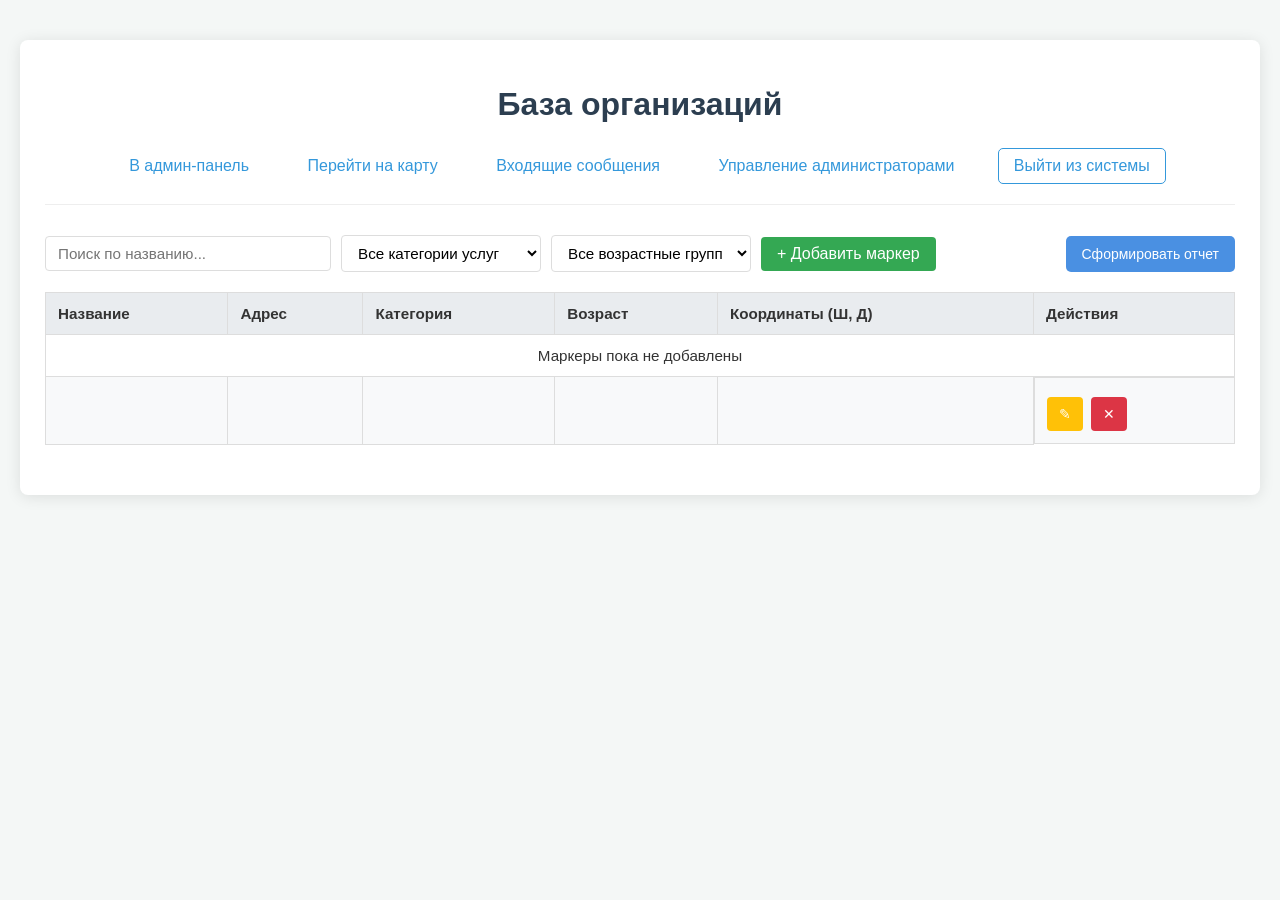
<file: src/main/resources/templates/admin-organizations.html>
<!DOCTYPE html>
<html lang="ru" xmlns:th="http://www.thymeleaf.org" xmlns:sec="http://www.thymeleaf.org/extras/spring-security6">
<head>
    <meta charset="UTF-8">
    <title>База организаций — Админ-панель</title>
    <script src="https://api-maps.yandex.ru/2.1/?apikey=c346c275-4f93-44c4-8aa1-f67dc426e367&lang=ru_RU"></script>
    <link rel="stylesheet" th:href="@{/css/style.css}">
    <style>
        body { font-family: 'Inter', sans-serif; margin: 0; padding: 20px; background-color: #f4f7f6; color: #333; }
        .admin-container { max-width: 1200px; margin: 20px auto; background: #fff; padding: 25px; border-radius: 8px; box-shadow: 0 2px 15px rgba(0,0,0,0.1); }
        h1, h2 { text-align: center; color: #2c3e50; }
        h1 { margin-bottom: 25px; }
        .nav-links { text-align: center; margin-bottom: 30px; padding-bottom: 20px; border-bottom: 1px solid #eee; }
        .nav-links a, .nav-links button {
            margin: 0 12px; text-decoration: none; color: #3498db; font-weight: 500;
            padding: 8px 15px; border-radius: 5px; transition: background-color 0.3s, color 0.3s;
        }
        .nav-links a:hover, .nav-links button:hover { background-color: #3498db; color: white; }
        .nav-links button { background: none; border: 1px solid #3498db; cursor: pointer; font-size: inherit; }

        table { width: 100%; border-collapse: collapse; margin-bottom: 25px; font-size: 0.95em; }
        th, td { border: 1px solid #ddd; padding: 12px; text-align: left; vertical-align: middle; }
        th { background-color: #e9ecef; font-weight: 600; }
        tr:nth-child(even) { background-color: #f8f9fa; }
        .actions {
            display: flex;
            gap: 8px;
            align-items: center;
        }
        .actions a, .actions button {
            margin-right: 0; text-decoration: none; padding: 9px 12px;
            border-radius: 4px; font-size: 0.9em; border: none; cursor: pointer;
            transition: opacity 0.2s; margin-top: 7px;
        }
        .actions .edit-btn { background-color: #ffc107; color: white; }
        .actions .edit-btn:hover { opacity: 0.8; }
        .actions .delete-btn { background-color: #dc3545; color: white; }
        .actions .delete-btn:hover { opacity: 0.8; }

        .form-group { margin-bottom: 18px; }
        .form-group label { display: block; margin-bottom: 6px; font-weight: 500; color: #555; }
        .form-group input[type="text"],
        .form-group input[type="number"],
        .form-group input[type="email"],
        .form-group select {
            width: 100%;
            padding: 10px; border: 1px solid #ced4da; border-radius: 4px;
            box-sizing: border-box; font-size: 1em;
            transition: border-color 0.2s;
        }
        .form-group input:focus, .form-group select:focus { border-color: #3498db; outline: none; box-shadow: 0 0 0 0.1rem rgba(52, 152, 219, 0.25); }
        .btn { padding: 10px 18px; border-radius: 4px; border: none; cursor: pointer; font-size: 1em; font-weight: 500; transition: background-color 0.3s; }
        .btn-primary { background-color: #28a745; color: white; }
        .btn-primary:hover { background-color: #218838; }
        .btn-submit-edit { background-color: #007bff; color: white; }
        .btn-submit-edit:hover { background-color: #0056b3; }

        .validation-error { color: #e74c3c; font-size: 0.85em; margin-top: 4px; }

        .modal { display: none; position: fixed; z-index: 1050; left: 0; top: 0; width: 100%; height: 100%; overflow: auto; background-color: rgba(0,0,0,0.5); }
        .modal-content { background-color: #fff; margin: 8% auto; padding: 25px; border: 1px solid #bbb; width: 90%; max-width: 650px; border-radius: 6px; position: relative; box-shadow: 0 5px 15px rgba(0,0,0,0.3); }
        .close-btn { color: #888; position: absolute; top: 10px; right: 20px; font-size: 28px; font-weight: bold; }
        .close-btn:hover, .close-btn:focus { color: #333; text-decoration: none; cursor: pointer; }

        .map-container { height: 300px; width: 100%; margin-bottom: 20px; border: 1px solid #ddd; border-radius: 4px; }
        #add-map-preview, #edit-map-preview { height: 100%; width: 100%; }

        .map-controls { margin-top: 10px; display: flex; gap: 10px; }
        .map-controls button {
            background: none; border: 1px solid #3498db; cursor: pointer; font-size: inherit;
            margin: 0 12px; text-decoration: none; color: #3498db; font-weight: 500;
            padding: 5px 10px; border-radius: 5px; transition: background-color 0.3s, color 0.3s;
        }
        .map-controls button:hover { background-color: #3498db; color: white; }

        /* ==== Панель поиска и фильтров ==== */
        .table-actions {
            display: flex;
            flex-wrap: wrap;
            justify-content: space-between;
            align-items: center;
            gap: 12px;
            margin-bottom: 20px;
        }
        .search-and-filters {
            display: flex;
            flex-wrap: wrap;
            gap: 10px;
            align-items: center;
        }
        .search-input {
            padding: 8px 12px;
            border: 1px solid #ddd;
            border-radius: 4px;
            font-size: 0.95em;
        }
        #marker-search { width: 260px; }
        .filter-select { width: 200px; background-color: #fff; }
        .add-btn {
            background-color: #34a853;
            color: white;
            border: none;
            padding: 8px 16px;
            font-size: 1em;
            border-radius: 4px;
            cursor: pointer;
            transition: background-color 0.3s;
        }
        .add-btn:hover { background-color: #2d9249; }

        .notification {
            position: fixed;
            top: 20px;
            left: 50%;
            transform: translateX(-50%);
            padding: 15px 20px;
            border-radius: 5px;
            display: flex;
            align-items: center;
            justify-content: space-between;
            box-shadow: 0 2px 10px rgba(0,0,0,0.1);
            z-index: 1000;
            max-width: 80%;
            animation: fadeIn 0.3s ease-in-out;
        }
        .success-notification { background-color: #d4edda; color: #155724; border: 1px solid #c3e6cb; }
        .error-notification { background-color: #f8d7da; color: #721c24; border: 1px solid #f5c6cb; }
        .notification-close { margin-left: 15px; cursor: pointer; font-weight: bold; }
        @keyframes fadeIn {
            from { opacity: 0; transform: translateX(-50%) translateY(-20px); }
            to { opacity: 1; transform: translateX(-50%) translateY(0); }
        }

        .report-btn {
            background-color: #4a90e2;
            color: white;
            border: none;
            padding: 10px 16px;
            font-size: 14px;
            font-weight: 500;
            border-radius: 5px;
            cursor: pointer;
            transition: background-color 0.3s ease;
        }
        .report-btn:hover { background-color: #357ABD; }

        .no-results-row td { text-align: center; color: #888; padding: 20px; }
    </style>
</head>
<body>
<div class="admin-container">
    <h1>База организаций</h1>
    <div class="nav-links">
        <a th:href="@{/admin/panel}">В админ-панель</a>
        <a th:href="@{/}">Перейти на карту</a>
        <a th:href="@{/admin/chats}">Входящие сообщения</a>
        <a th:if="${isSuperAdmin}" th:href="@{/admin/admins}">Управление администраторами</a>
        <form th:action="@{/logout}" method="post" style="display: inline;">
            <button type="submit">Выйти из системы</button>
        </form>
    </div>

    <!-- Уведомления будут добавляться сюда динамически -->
    <div id="notifications-container"></div>

    <div class="table-actions">
        <div class="search-and-filters">
            <input type="text" id="marker-search" class="search-input" placeholder="Поиск по названию...">

            <select id="filter-diagnosis" class="search-input filter-select">
                <option value="">Все категории услуг</option>
                <option value="educational">Образовательные</option>
                <option value="social">Социальные</option>
                <option value="medical">Медицинские</option>
                <option value="legal">Юридические</option>
                <option value="psychological">Психологические</option>
                <option value="commercial">Коммерческие</option>
            </select>

            <select id="filter-age" class="search-input filter-select">
                <option value="">Все возрастные группы</option>
                <option value="0-3">0-3 года</option>
                <option value="4-6">4-6 лет</option>
                <option value="7-12">7-12 лет</option>
                <option value="13-17">13-17 лет</option>
                <option value="18-23">18-23 года</option>
                <option value="24+">24 года и старше</option>
            </select>

            <button class="add-btn" onclick="openAddModal()">+ Добавить маркер</button>
        </div>
        <button class="report-btn" onclick="generateReport()">Сформировать отчет</button>
    </div>

    <div style="overflow-x:auto;">
        <table id="markers-table">
            <thead>
            <tr>
                <th>Название</th>
                <th>Адрес</th>
                <th>Категория</th>
                <th>Возраст</th>
                <th>Координаты (Ш, Д)</th>
                <th>Действия</th>
            </tr>
            </thead>
            <tbody>
            <tr th:if="${#lists.isEmpty(markers)}">
                <td colspan="6" style="text-align:center;">Маркеры пока не добавлены</td>
            </tr>
            <tr th:each="marker : ${markers}" class="marker-row"
                th:attr="data-diagnosis=${marker.diagnosis ?: ''}, data-age=${marker.age ?: ''}">
                <td class="marker-name" th:text="${marker.name}"></td>
                <td th:text="${marker.address ?: '-'}"></td>
                <td th:text="${marker.diagnosis ?: '-'}"></td>
                <td th:text="${marker.age ?: '-'}"></td>
                <td th:text="${marker.latitude + ', ' + marker.longitude}"></td>
                <td class="actions">
                    <button th:attr="onclick=|openEditModal(${marker.id})|" class="edit-btn">✎</button>
                    <form th:action="@{/admin/markers/delete}" method="post" style="display: inline;">
                        <input type="hidden" name="id" th:value="${marker.id}"/>
                        <button type="submit" class="delete-btn" onclick="return confirm('Вы уверены, что хотите удалить этот маркер?');">✕</button>
                    </form>
                </td>
            </tr>
            <tr id="no-results-row" class="no-results-row" style="display:none;">
                <td colspan="6">Ничего не найдено по заданным условиям</td>
            </tr>
            </tbody>
        </table>
    </div>

    <!-- Модальное окно для добавления маркера -->
    <div id="addMarkerModal" class="modal">
        <div class="modal-content">
            <span class="close-btn" onclick="closeAddModal()">×</span>
            <h3>Добавить новый маркер</h3>
            <form id="addMarkerForm" th:action="@{/admin/markers/add}" th:object="${newMarker}" method="post">
                <div th:if="${#fields.hasErrors('newMarker.*')}" class="notification error-notification">
                    <span>Пожалуйста, исправьте ошибки в форме:</span>
                    <ul>
                        <li th:each="err : ${#fields.errors('newMarker.*')}" th:text="${err}"></li>
                    </ul>
                    <span class="notification-close" onclick="this.parentElement.style.display='none'">×</span>
                </div>

                <div class="form-group">
                    <label for="add-name">Название организации/услуги:</label>
                    <input type="text" id="add-name" th:field="*{name}" required>
                    <div th:if="${#fields.hasErrors('name')}" th:errors="*{name}" class="validation-error"></div>
                </div>

                <div class="form-group">
                    <label>Выберите местоположение на карте:</label>
                    <div class="map-container">
                        <div id="add-map-preview"></div>
                    </div>
                    <div class="map-controls">
                        <button type="button" id="add-search-by-address">Найти по адресу</button>
                    </div>
                </div>

                <div class="form-group">
                    <label for="add-address">Адрес:</label>
                    <input type="text" id="add-address" th:field="*{address}">
                    <div th:if="${#fields.hasErrors('address')}" th:errors="*{address}" class="validation-error"></div>
                </div>
                <div class="form-group">
                    <label for="add-latitude">Широта:</label>
                    <input type="number" step="any" id="add-latitude" th:field="*{latitude}" required>
                    <div th:if="${#fields.hasErrors('latitude')}" th:errors="*{latitude}" class="validation-error"></div>
                </div>
                <div class="form-group">
                    <label for="add-longitude">Долгота:</label>
                    <input type="number" step="any" id="add-longitude" th:field="*{longitude}" required>
                    <div th:if="${#fields.hasErrors('longitude')}" th:errors="*{longitude}" class="validation-error"></div>
                </div>
                <div class="form-group">
                    <label for="add-diagnosis">Категория услуги:</label>
                    <select id="add-diagnosis" th:field="*{diagnosis}">
                        <option value="">-- Не выбрано --</option>
                        <option value="educational">Образовательные</option>
                        <option value="social">Социальные</option>
                        <option value="medical">Медицинские</option>
                        <option value="legal">Юридические</option>
                        <option value="psychological">Психологические</option>
                        <option value="commercial">Коммерческие</option>
                    </select>
                    <div th:if="${#fields.hasErrors('diagnosis')}" th:errors="*{diagnosis}" class="validation-error"></div>
                </div>
                <div class="form-group">
                    <label for="add-age">Возрастная категория:</label>
                    <select id="add-age" th:field="*{age}">
                        <option value="">-- Не выбрано --</option>
                        <option value="0-3">0-3 года</option>
                        <option value="4-6">4-6 лет</option>
                        <option value="7-12">7-12 лет</option>
                        <option value="13-17">13-17 лет</option>
                        <option value="18-23">18-23 года</option>
                        <option value="24+">24 года и старше</option>
                    </select>
                    <div th:if="${#fields.hasErrors('age')}" th:errors="*{age}" class="validation-error"></div>
                </div>
                <div class="form-group">
                    <label for="add-photo">Загрузите фото:</label>
                    <input type="file" id="add-photo" name="photo" accept="image/*"/>
                </div>
                <button type="submit" class="btn btn-primary">Добавить маркер</button>
            </form>
        </div>
    </div>

    <!-- Модальное окно для редактирования маркера -->
    <div id="editMarkerModal" class="modal">
        <div class="modal-content">
            <span class="close-btn" onclick="closeEditModal()">×</span>
            <h3>Редактировать маркер</h3>
            <form id="editMarkerForm" th:action="@{/admin/markers/update}" th:object="${editMarker}" method="post">
                <input type="hidden" th:field="*{id}" id="edit-id"/>

                <div th:if="${#fields.hasErrors('editMarker.*')}" class="notification error-notification">
                    <span>Пожалуйста, исправьте ошибки в форме:</span>
                    <ul>
                        <li th:each="err : ${#fields.errors('editMarker.*')}" th:text="${err}"></li>
                    </ul>
                    <span class="notification-close" onclick="this.parentElement.style.display='none'">×</span>
                </div>

                <div class="form-group">
                    <label for="edit-name">Название:</label>
                    <input type="text" th:field="*{name}" id="edit-name" required/>
                    <div th:if="${#fields.hasErrors('name')}" th:errors="*{name}" class="validation-error"></div>
                </div>

                <div class="form-group">
                    <label>Местоположение на карте:</label>
                    <div class="map-container">
                        <div id="edit-map-preview"></div>
                    </div>
                    <div class="map-controls">
                        <button type="button" id="edit-search-by-address">Найти по адресу</button>
                    </div>
                </div>

                <div class="form-group">
                    <label for="edit-address">Адрес:</label>
                    <input type="text" th:field="*{address}" id="edit-address"/>
                    <div th:if="${#fields.hasErrors('address')}" th:errors="*{address}" class="validation-error"></div>
                </div>
                <div class="form-group">
                    <label for="edit-latitude">Широта:</label>
                    <input type="number" step="any" th:field="*{latitude}" id="edit-latitude" required/>
                    <div th:if="${#fields.hasErrors('latitude')}" th:errors="*{latitude}" class="validation-error"></div>
                </div>
                <div class="form-group">
                    <label for="edit-longitude">Долгота:</label>
                    <input type="number" step="any" th:field="*{longitude}" id="edit-longitude" required/>
                    <div th:if="${#fields.hasErrors('longitude')}" th:errors="*{longitude}" class="validation-error"></div>
                </div>
                <div class="form-group">
                    <label for="edit-diagnosis">Категория услуги:</label>
                    <select th:field="*{diagnosis}" id="edit-diagnosis">
                        <option value="">-- Не выбрано --</option>
                        <option value="educational">Образовательные</option>
                        <option value="social">Социальные</option>
                        <option value="medical">Медицинские</option>
                        <option value="legal">Юридические</option>
                        <option value="psychological">Психологические</option>
                        <option value="commercial">Коммерческие</option>
                    </select>
                    <div th:if="${#fields.hasErrors('diagnosis')}" th:errors="*{diagnosis}" class="validation-error"></div>
                </div>
                <div class="form-group">
                    <label for="edit-age">Возрастная категория:</label>
                    <select th:field="*{age}" id="edit-age">
                        <option value="">-- Не выбрано --</option>
                        <option value="0-3">0-3 года</option>
                        <option value="4-6">4-6 лет</option>
                        <option value="7-12">7-12 лет</option>
                        <option value="13-17">13-17 лет</option>
                        <option value="18-23">18-23 года</option>
                        <option value="24+">24 года и старше</option>
                    </select>
                    <div th:if="${#fields.hasErrors('age')}" th:errors="*{age}" class="validation-error"></div>
                </div>
                <div class="form-group">
                    <label for="edit-phone">Телефон:</label>
                    <input type="text" th:field="*{phone}" id="edit-phone" />
                    <div th:if="${#fields.hasErrors('phone')}" th:errors="*{phone}" class="validation-error"></div>
                </div>
                <div class="form-group">
                    <label for="edit-email">Почта:</label>
                    <input type="email" th:field="*{email}" id="edit-email" />
                    <div th:if="${#fields.hasErrors('email')}" th:errors="*{email}" class="validation-error"></div>
                </div>
                <div class="form-group">
                    <label for="edit-photo">Загрузите новое фото:</label>
                    <input type="file" id="edit-photo" name="photo" accept="image/*"/>
                </div>
                <button type="submit" class="btn btn-submit-edit">Сохранить изменения</button>
            </form>
        </div>
    </div>
</div>

<script th:inline="javascript">
    /*<![CDATA[*/
    // Глобальные переменные для карт и маркеров
    let map, editMap;
    let marker, editMarker;

    document.addEventListener('DOMContentLoaded', function () {
        ymaps.ready(() => {
            initAddMap();
            initEditMap();
        });

        document.getElementById('add-search-by-address').addEventListener('click', () =>
            searchByAddress('add-address', 'add-map-preview', marker)
        );

        document.getElementById('edit-search-by-address').addEventListener('click', () =>
            searchByAddress('edit-address', 'edit-map-preview', editMarker)
        );

        // Обработка формы добавления маркера
        const addForm = document.getElementById('addMarkerForm');
        if (addForm) {
            addForm.addEventListener('submit', function (e) {
                e.preventDefault();

                const formData = new FormData(addForm);
                const photoInput = document.getElementById('add-photo');
                const file = photoInput.files[0];

                if (file) {
                    const fileData = new FormData();
                    fileData.append("file", file);

                    fetch('/api/upload/photo', {
                        method: 'POST',
                        body: fileData,
                        credentials: 'include'
                    })
                    .then(response => {
                        if (!response.ok) throw new Error("Ошибка загрузки фото");
                        return response.text();
                    })
                    .then(fileUrl => {
                        formData.set("imageUrl", fileUrl);
                        return fetch('/admin/markers/add', {
                            method: 'POST',
                            body: formData
                        });
                    })
                    .then(() => window.location.reload())
                    .catch(error => {
                        console.error('Ошибка:', error);
                        alert('Ошибка при добавлении маркера');
                    });
                } else {
                    fetch('/admin/markers/add', {
                        method: 'POST',
                        body: formData
                    })
                    .then(() => window.location.reload())
                    .catch(error => {
                        console.error('Ошибка:', error);
                        alert('Ошибка при добавлении маркера');
                    });
                }
            });
        }

        // Обработка формы редактирования маркера
        const editForm = document.getElementById('editMarkerForm');
        if (editForm) {
            editForm.addEventListener('submit', function (e) {
                e.preventDefault();

                const formData = new FormData(editForm);
                const photoInput = document.getElementById('edit-photo');
                const file = photoInput.files[0];

                if (file) {
                    const fileData = new FormData();
                    fileData.append("file", file);

                    fetch('/api/upload/photo', {
                        method: 'POST',
                        body: fileData,
                        credentials: 'include'
                    })
                    .then(response => {
                        if (!response.ok) throw new Error("Ошибка загрузки фото");
                        return response.text();
                    })
                    .then(fileUrl => {
                        formData.set("imageUrl", fileUrl);
                        return fetch('/admin/markers/update', {
                            method: 'POST',
                            body: formData
                        });
                    })
                    .then(() => window.location.reload())
                    .catch(error => {
                        console.error('Ошибка:', error);
                        alert('Ошибка при обновлении маркера');
                    });
                } else {
                    fetch('/admin/markers/update', {
                        method: 'POST',
                        body: formData
                    })
                    .then(() => window.location.reload())
                    .catch(error => {
                        console.error('Ошибка:', error);
                        alert('Ошибка при обновлении маркера');
                    });
                }
            });
        }

        // ==== Поиск + фильтры по возрасту и категории услуги (работают вместе) ====
        const searchInput = document.getElementById('marker-search');
        const diagnosisFilter = document.getElementById('filter-diagnosis');
        const ageFilter = document.getElementById('filter-age');

        function applyTableFilters() {
            const searchTerm = searchInput.value.trim().toLowerCase();
            const diagnosisValue = diagnosisFilter.value;
            const ageValue = ageFilter.value;

            const rows = document.querySelectorAll('#markers-table tbody tr.marker-row');
            let visibleCount = 0;

            rows.forEach(row => {
                const nameCell = row.querySelector('.marker-name');
                const name = nameCell ? nameCell.textContent.toLowerCase() : '';
                const rowDiagnosis = row.getAttribute('data-diagnosis') || '';
                const rowAge = row.getAttribute('data-age') || '';

                const matchesSearch = !searchTerm || name.includes(searchTerm);
                const matchesDiagnosis = !diagnosisValue || rowDiagnosis === diagnosisValue;
                const matchesAge = !ageValue || rowAge === ageValue;

                const visible = matchesSearch && matchesDiagnosis && matchesAge;
                row.style.display = visible ? '' : 'none';
                if (visible) visibleCount++;
            });

            const noResultsRow = document.getElementById('no-results-row');
            if (noResultsRow) noResultsRow.style.display = visibleCount === 0 ? '' : 'none';
        }

        if (searchInput) searchInput.addEventListener('input', applyTableFilters);
        if (diagnosisFilter) diagnosisFilter.addEventListener('change', applyTableFilters);
        if (ageFilter) ageFilter.addEventListener('change', applyTableFilters);

        showServerNotifications();

        const openEditForId = /*[[${openEditModalForId}]]*/ null;
        if (openEditForId) {
            openEditModal(openEditForId);
        }
    });

    // === Функции работы с картой ===

    function initAddMap() {
        map = new ymaps.Map("add-map-preview", {
            center: [46.3494, 48.0492],
            zoom: 12
        });

        marker = new ymaps.Placemark(map.getCenter(), {}, {
            draggable: false
        });

        map.geoObjects.add(marker);

        map.events.add('click', function (e) {
            const coords = e.get('coords');
            marker.geometry.setCoordinates(coords);
            reverseGeocode(coords, 'add-address', 'add-latitude', 'add-longitude');
        });
    }

    function initEditMap() {
        editMap = new ymaps.Map("edit-map-preview", {
            center: [46.3494, 48.0492],
            zoom: 12
        });

        editMarker = new ymaps.Placemark(editMap.getCenter(), {}, {
            draggable: false
        });

        editMap.geoObjects.add(editMarker);

        editMap.events.add('click', function (e) {
            const coords = e.get('coords');
            editMarker.geometry.setCoordinates(coords);
            reverseGeocode(coords, 'edit-address', 'edit-latitude', 'edit-longitude');
        });
    }

    function searchByAddress(addressId, mapId, markerObj) {
        const address = document.getElementById(addressId).value;
        if (!address) {
            showNotification('Введите адрес для поиска', 'error');
            return;
        }

        ymaps.geocode(address).then(function (res) {
            const firstGeoObject = res.geoObjects.get(0);
            if (firstGeoObject) {
                const coords = firstGeoObject.geometry.getCoordinates();
                markerObj.geometry.setCoordinates(coords);

                const currentMap = mapId === 'add-map-preview' ? map : editMap;
                currentMap.setCenter(coords, 15);

                const latId = mapId === 'add-map-preview' ? 'add-latitude' : 'edit-latitude';
                const lonId = mapId === 'add-map-preview' ? 'add-longitude' : 'edit-longitude';
                const addrId = mapId === 'add-map-preview' ? 'add-address' : 'edit-address';

                document.getElementById(latId).value = coords[0].toFixed(6);
                document.getElementById(lonId).value = coords[1].toFixed(6);

                const fullAddress = firstGeoObject.getAddressLine();
                document.getElementById(addrId).value = fullAddress;

            } else {
                showNotification('Адрес не найден', 'error');
            }
        }).catch(err => {
            console.error('Ошибка геокодирования:', err);
            showNotification('Ошибка поиска по адресу', 'error');
        });
    }

    function reverseGeocode(coords, addressFieldId, latitudeFieldId, longitudeFieldId) {
        ymaps.geocode(coords, { kind: 'house' }).then(function (res) {
            const firstGeoObject = res.geoObjects.get(0);
            if (firstGeoObject) {
                const fullAddress = firstGeoObject.getAddressLine();
                document.getElementById(addressFieldId).value = fullAddress;
            }
            document.getElementById(latitudeFieldId).value = coords[0].toFixed(6);
            document.getElementById(longitudeFieldId).value = coords[1].toFixed(6);
        }).catch(err => {
            console.error('Ошибка обратного геокодирования:', err);
            document.getElementById(latitudeFieldId).value = coords[0].toFixed(6);
            document.getElementById(longitudeFieldId).value = coords[1].toFixed(6);
            showNotification('Не удалось определить адрес по координатам', 'info');
        });
    }

    // === Работа с модальными окнами ===

    function openAddModal() {
        const addModal = document.getElementById('addMarkerModal');
        if (addModal) addModal.style.display = 'block';
    }

    function closeAddModal() {
        const addModal = document.getElementById('addMarkerModal');
        if (addModal) addModal.style.display = 'none';
    }

    function openEditModal(markerId) {
        const editModal = document.getElementById('editMarkerModal');
        if (!editModal) return;

        fetch(`/admin/markers/api/${markerId}`)
            .then(response => {
                if (!response.ok) throw new Error('Не удалось загрузить данные маркера');
                return response.json();
            })
            .then(marker => {
                document.querySelector('#edit-id').value = marker.id;
                document.querySelector('#edit-name').value = marker.name || '';
                document.querySelector('#edit-address').value = marker.address || '';
                document.querySelector('#edit-latitude').value = marker.latitude || '';
                document.querySelector('#edit-longitude').value = marker.longitude || '';
                document.querySelector('#edit-diagnosis').value = marker.diagnosis || '';
                document.querySelector('#edit-age').value = marker.age || '';
                document.querySelector('#edit-phone').value = marker.phone || '';
                document.querySelector('#edit-email').value = marker.email || '';

                if (marker.latitude && marker.longitude) {
                    const coords = [marker.latitude, marker.longitude];
                    editMarker.geometry.setCoordinates(coords);
                    editMap.setCenter(coords, 15);
                }

                editModal.style.display = 'block';
            })
            .catch(error => {
                console.error("Ошибка при получении данных маркера:", error);
                showNotification("Ошибка: " + error.message, 'error');
            });
    }

    function closeEditModal() {
        const editModal = document.getElementById('editMarkerModal');
        if (editModal) editModal.style.display = 'none';
    }

    window.onclick = function (event) {
        const addModal = document.getElementById('addMarkerModal');
        const editModal = document.getElementById('editMarkerModal');

        if (event.target == addModal) closeAddModal();
        if (event.target == editModal) closeEditModal();
    }

    // === Уведомления ===

    function showNotification(message, type = 'info') {
        let notification = document.getElementById('notification');
        if (!notification) {
            notification = document.createElement('div');
            notification.id = 'notification';
            notification.className = `notification ${type}-notification`;
            document.body.appendChild(notification);
        }

        notification.textContent = message;
        notification.className = `notification ${type}-notification`;
        notification.style.display = 'block';

        setTimeout(() => {
            notification.style.display = 'none';
        }, 5000);
    }

    function showServerNotifications() {
        const successMessage = /*[[${successMessage}]]*/ null;
        const errorMessage = /*[[${errorMessage}]]*/ null;

        if (successMessage) showNotification(successMessage, 'success');
        if (errorMessage) showNotification(errorMessage, 'error');
    }

    function generateReport() {
        window.location.href = '/api/reports/generate-monthly-report';
    }
    /*]]>*/
</script>
</body>
</html>
</file>
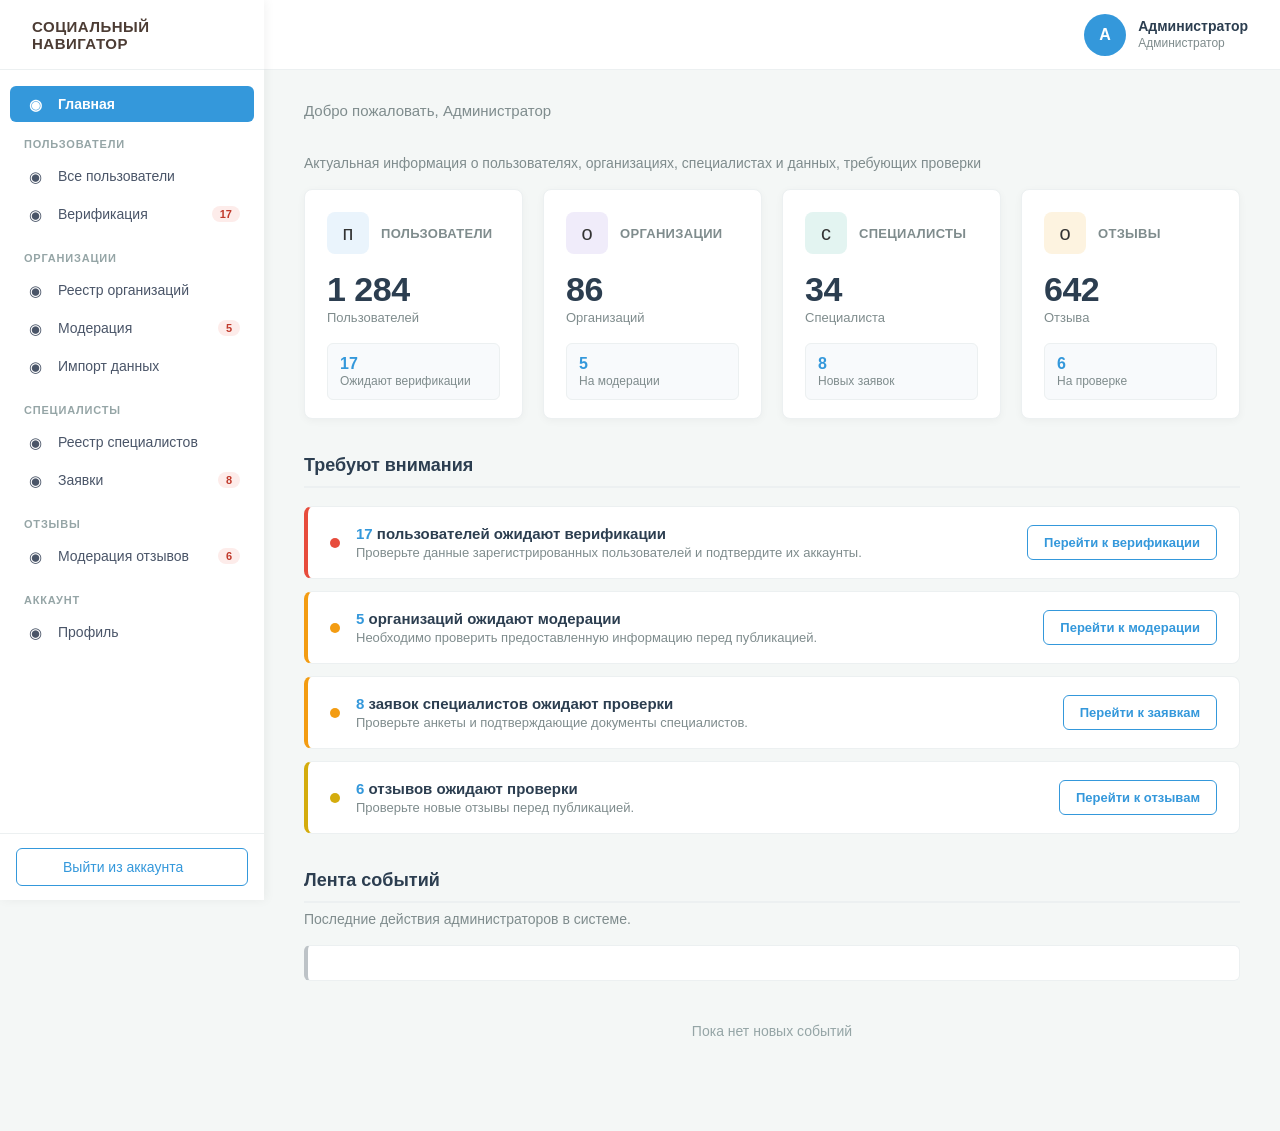
<file: src/main/resources/templates/admin-panel.html>
<!DOCTYPE html>
<html lang="ru" xmlns:th="http://www.thymeleaf.org" xmlns:sec="http://www.thymeleaf.org/extras/spring-security6">
<head>
    <meta charset="UTF-8">
    <title>Админ-панель — Социальный навигатор</title>
    <link rel="stylesheet" th:href="@{/css/style.css}">
    <style>
        :root {
            --sidebar-width: 264px;
            --topbar-height: 70px;
            --bg-app: #f4f7f6;
            --bg-card: #ffffff;
            --border-soft: #ecf0f1;
            --border-mid: #e0e6e5;
            --text-main: #2c3e50;
            --text-body: #333333;
            --text-muted: #7f8c8d;
            --accent: #3498db;
            --accent-soft: #eaf4fc;
            --success: #28a745;
            --warning: #f39c12;
            --danger: #e74c3c;
        }

        * { box-sizing: border-box; }

        html, body {
            margin: 0;
            padding: 0;
            background-color: var(--bg-app);
            font-family: 'Inter', -apple-system, BlinkMacSystemFont, 'Segoe UI', sans-serif;
            color: var(--text-body);
            min-height: 100vh;
        }

        /* ============ Общий layout ============ */
        .admin-layout {
            display: flex;
            min-height: 100vh;
        }

        /* ============ Sidebar ============ */
        .admin-sidebar {
            width: var(--sidebar-width);
            background-color: #ffffff;
            box-shadow: 2px 0 10px rgba(0, 0, 0, 0.05);
            position: fixed;
            top: 0;
            left: 0;
            bottom: 0;
            display: flex;
            flex-direction: column;
            z-index: 100;
        }

        .sidebar-brand {
            height: var(--topbar-height);
            display: flex;
            align-items: center;
            padding: 0 22px;
            font-weight: 900;
            font-size: 15px;
            letter-spacing: 0.5px;
            color: #4C3C34;
            text-transform: uppercase;
            border-bottom: 1px solid var(--border-soft);
            flex-shrink: 0;
        }

        .sidebar-brand .brand-mark {
            margin-right: 10px;
            font-size: 18px;
            color: #E91E63;
        }

        .sidebar-nav {
            flex: 1;
            overflow-y: auto;
            padding: 14px 10px 20px;
            scrollbar-width: thin;
            scrollbar-color: #ced4da #f8f9fa;
        }

        .sidebar-nav::-webkit-scrollbar { width: 6px; }
        .sidebar-nav::-webkit-scrollbar-track { background: #f8f9fa; }
        .sidebar-nav::-webkit-scrollbar-thumb {
            background: #ced4da; border-radius: 3px;
        }
        .sidebar-nav::-webkit-scrollbar-thumb:hover { background: #adb5bd; }

        .nav-group {
            margin-bottom: 6px;
        }

        .nav-group-title {
            padding: 14px 14px 6px;
            font-size: 11px;
            font-weight: 600;
            letter-spacing: 0.8px;
            text-transform: uppercase;
            color: #95a5a6;
        }

        .nav-item {
            display: flex;
            align-items: center;
            gap: 12px;
            padding: 10px 14px;
            margin: 2px 0;
            border-radius: 6px;
            color: #4a5568;
            font-size: 14px;
            font-weight: 500;
            text-decoration: none;
            cursor: pointer;
            transition: background-color 0.2s, color 0.2s;
            border: none;
            background: none;
            width: 100%;
            text-align: left;
            font-family: inherit;
        }

        .nav-icon {
            width: 22px;
            text-align: center;
            font-size: 15px;
            line-height: 1;
            flex-shrink: 0;
        }

        .nav-item:hover {
            background-color: var(--accent-soft);
            color: var(--accent);
        }

        .nav-item.active {
            background-color: var(--accent);
            color: #ffffff;
            font-weight: 600;
        }

        .nav-badge {
            margin-left: auto;
            background-color: #fdecea;
            color: #c0392b;
            font-size: 11px;
            font-weight: 600;
            padding: 2px 8px;
            border-radius: 10px;
            min-width: 22px;
            text-align: center;
        }

        .nav-item.active .nav-badge {
            background-color: rgba(255, 255, 255, 0.25);
            color: #ffffff;
        }

        .sidebar-footer {
            padding: 14px 16px;
            border-top: 1px solid var(--border-soft);
            flex-shrink: 0;
        }

        .logout-btn {
            width: 100%;
            display: flex;
            align-items: center;
            gap: 10px;
            padding: 10px 14px;
            border-radius: 6px;
            background-color: transparent;
            border: 1px solid var(--accent);
            color: var(--accent);
            font-family: inherit;
            font-size: 14px;
            font-weight: 500;
            cursor: pointer;
            transition: background-color 0.2s, color 0.2s;
        }

        .logout-btn:hover {
            background-color: var(--accent);
            color: #ffffff;
        }

        /* ============ Main area ============ */
        .main-area {
            flex: 1;
            margin-left: var(--sidebar-width);
            display: flex;
            flex-direction: column;
            min-width: 0;
        }

        .topbar {
            height: var(--topbar-height);
            background-color: #ffffff;
            border-bottom: 1px solid var(--border-soft);
            display: flex;
            align-items: center;
            justify-content: space-between;
            padding: 0 32px;
            position: sticky;
            top: 0;
            z-index: 50;
        }

        .topbar-titles {
            display: flex;
            flex-direction: column;
            gap: 2px;
        }

        .topbar-service {
            font-size: 12px;
            font-weight: 500;
            letter-spacing: 0.5px;
            text-transform: uppercase;
            color: #95a5a6;
        }

        .topbar-section {
            font-size: 18px;
            font-weight: 700;
            color: var(--text-main);
        }

        .topbar-profile {
            display: flex;
            align-items: center;
            gap: 12px;
        }

        .profile-avatar {
            width: 42px;
            height: 42px;
            border-radius: 50%;
            background-color: var(--accent);
            color: #fff;
            display: flex;
            align-items: center;
            justify-content: center;
            font-weight: 600;
            font-size: 16px;
            letter-spacing: 0.5px;
            flex-shrink: 0;
        }

        .profile-meta {
            display: flex;
            flex-direction: column;
            line-height: 1.25;
        }

        .profile-meta-name {
            font-size: 14px;
            font-weight: 600;
            color: var(--text-main);
        }

        .profile-meta-role {
            font-size: 12px;
            color: var(--text-muted);
        }

        /* ============ Контент ============ */
        .content {
            padding: 32px 40px 60px;
            max-width: 1400px;
            width: 100%;
        }

        .page-section { display: none; }
        .page-section.active { display: block; }

        .page-header h2 {
            margin: 0 0 6px;
            font-size: 26px;
            font-weight: 700;
            color: var(--text-main);
        }

        .page-header .greeting {
            margin: 0;
            font-size: 15px;
            color: var(--text-muted);
        }

        .section-title-block {
            margin: 36px 0 18px;
        }

        .section-title-block h3 {
            margin: 0 0 4px;
            font-size: 18px;
            font-weight: 600;
            color: var(--text-main);
            border-bottom: 2px solid var(--border-soft);
            padding-bottom: 10px;
        }

        .section-title-block p {
            margin: 8px 0 0;
            font-size: 14px;
            color: var(--text-muted);
            max-width: 720px;
        }

        /* ============ Stat cards ============ */
        .stats-grid {
            display: grid;
            grid-template-columns: repeat(4, 1fr);
            gap: 20px;
        }

        @media (max-width: 1200px) {
            .stats-grid { grid-template-columns: repeat(2, 1fr); }
        }
        @media (max-width: 640px) {
            .stats-grid { grid-template-columns: 1fr; }
        }

        .stat-card {
            background-color: var(--bg-card);
            border-radius: 8px;
            padding: 22px 22px 18px;
            border: 1px solid var(--border-soft);
            box-shadow: 0 2px 8px rgba(0, 0, 0, 0.04);
            display: flex;
            flex-direction: column;
            transition: box-shadow 0.2s, transform 0.2s;
        }

        .stat-card:hover {
            box-shadow: 0 4px 16px rgba(52, 152, 219, 0.12);
            transform: translateY(-2px);
        }

        .stat-card-header {
            display: flex;
            align-items: center;
            gap: 12px;
            margin-bottom: 18px;
        }

        .stat-icon {
            width: 42px;
            height: 42px;
            border-radius: 8px;
            display: flex;
            align-items: center;
            justify-content: center;
            font-size: 20px;
            line-height: 1;
            flex-shrink: 0;
        }
        .stat-icon.blue   { background-color: #eaf4fc; }
        .stat-icon.violet { background-color: #f0ecfa; }
        .stat-icon.teal   { background-color: #e3f4f1; }
        .stat-icon.amber  { background-color: #fdf3e0; }

        .stat-label {
            font-size: 13px;
            font-weight: 600;
            letter-spacing: 0.3px;
            text-transform: uppercase;
            color: var(--text-muted);
        }

        .stat-main-value {
            font-size: 34px;
            font-weight: 700;
            color: var(--text-main);
            line-height: 1;
            letter-spacing: -0.5px;
        }

        .stat-main-label {
            font-size: 13px;
            color: var(--text-muted);
            margin-top: 4px;
            margin-bottom: 18px;
        }

        .stat-link {
            display: flex;
            align-items: center;
            justify-content: space-between;
            padding: 10px 12px;
            border-radius: 6px;
            background-color: #f8fafc;
            border: 1px solid var(--border-soft);
            text-decoration: none;
            color: var(--text-body);
            transition: background-color 0.2s, border-color 0.2s, color 0.2s;
            margin-top: auto;
        }

        .stat-link:hover {
            background-color: var(--accent-soft);
            border-color: var(--accent);
            color: var(--accent);
        }

        .stat-link-info {
            display: flex;
            flex-direction: column;
            line-height: 1.25;
        }

        .stat-link-value {
            font-size: 16px;
            font-weight: 700;
            color: var(--accent);
        }

        .stat-link-text {
            font-size: 12px;
            color: var(--text-muted);
        }

        .stat-link-arrow {
            color: #bdc3c7;
            font-size: 15px;
            transition: transform 0.2s, color 0.2s;
        }

        .stat-link:hover .stat-link-arrow {
            transform: translateX(2px);
            color: var(--accent);
        }

        /* ============ Attention block ============ */
        .attention-list {
            display: flex;
            flex-direction: column;
            gap: 12px;
        }

        .attention-item {
            background-color: var(--bg-card);
            border: 1px solid var(--border-soft);
            border-left: 4px solid var(--accent);
            border-radius: 8px;
            padding: 18px 22px;
            display: flex;
            align-items: center;
            justify-content: space-between;
            gap: 20px;
            transition: box-shadow 0.2s;
        }

        .attention-item:hover {
            box-shadow: 0 2px 12px rgba(0, 0, 0, 0.06);
        }

        .attention-item.priority-high   { border-left-color: var(--danger); }
        .attention-item.priority-medium { border-left-color: var(--warning); }
        .attention-item.priority-low    { border-left-color: #d4ac0d; }

        .attention-content {
            display: flex;
            align-items: center;
            gap: 16px;
            min-width: 0;
        }

        .attention-dot {
            width: 10px;
            height: 10px;
            border-radius: 50%;
            flex-shrink: 0;
        }
        .attention-item.priority-high .attention-dot   { background-color: var(--danger); }
        .attention-item.priority-medium .attention-dot { background-color: var(--warning); }
        .attention-item.priority-low .attention-dot    { background-color: #d4ac0d; }

        .attention-text {
            display: flex;
            flex-direction: column;
            gap: 3px;
            min-width: 0;
        }

        .attention-title {
            font-size: 15px;
            font-weight: 600;
            color: var(--text-main);
        }

        .attention-title .count {
            color: var(--accent);
            font-weight: 700;
        }

        .attention-desc {
            font-size: 13px;
            color: var(--text-muted);
        }

        .attention-action {
            flex-shrink: 0;
            display: inline-flex;
            align-items: center;
            gap: 8px;
            padding: 9px 16px;
            border-radius: 6px;
            background-color: transparent;
            border: 1px solid var(--accent);
            color: var(--accent);
            font-size: 13px;
            font-weight: 600;
            text-decoration: none;
            transition: background-color 0.2s, color 0.2s;
            white-space: nowrap;
        }

        .attention-action:hover {
            background-color: var(--accent);
            color: #fff;
        }

        @media (max-width: 720px) {
            .attention-item {
                flex-direction: column;
                align-items: flex-start;
            }
        }

        /* ============ Import card ============ */
        .import-card {
            background-color: var(--bg-card);
            border: 1px solid var(--border-soft);
            border-radius: 8px;
            box-shadow: 0 2px 8px rgba(0, 0, 0, 0.04);
            padding: 22px 26px;
            display: flex;
            align-items: center;
            justify-content: space-between;
            gap: 24px;
            flex-wrap: wrap;
        }

        .import-info {
            display: flex;
            flex-direction: column;
            gap: 12px;
            min-width: 0;
        }

        .import-row {
            display: flex;
            align-items: center;
            gap: 10px;
            font-size: 14px;
            color: var(--text-body);
        }

        .import-row .row-icon {
            width: 18px;
            text-align: center;
            font-size: 14px;
            line-height: 1;
        }

        .import-row .label {
            color: var(--text-muted);
            margin-right: 4px;
        }

        .import-row .value {
            font-weight: 600;
            color: var(--text-main);
        }

        .import-row .value.pending {
            color: var(--warning);
        }

        .import-btn {
            display: inline-flex;
            align-items: center;
            gap: 8px;
            padding: 11px 20px;
            border-radius: 6px;
            background-color: var(--accent);
            color: #fff;
            font-size: 14px;
            font-weight: 600;
            text-decoration: none;
            transition: background-color 0.2s;
            white-space: nowrap;
        }

        .import-btn:hover { background-color: #2980b9; }

        /* ============ Notifications feed (супер-админ) ============ */
        .notifications-feed {
            list-style: none;
            margin: 0;
            padding: 0;
            max-height: 480px;
            overflow-y: auto;
            scrollbar-width: none;
            -ms-overflow-style: none;
        }
        .notifications-feed::-webkit-scrollbar { display: none; }

        .notification-item {
            padding: 14px 18px;
            border-radius: 6px;
            background-color: #fff;
            border: 1px solid var(--border-soft);
            border-left: 4px solid #bdc3c7;
            margin-bottom: 10px;
        }
        .notification-item.type-MESSAGE         { border-left-color: #3498db; }
        .notification-item.type-REVIEW_ADDED    { border-left-color: #9b59b6; }
        .notification-item.type-MARKER_ADDED    { border-left-color: #27ae60; }
        .notification-item.type-MARKER_UPDATED  { border-left-color: #f39c12; }
        .notification-item.type-MARKER_DELETED  { border-left-color: #e74c3c; }

        .notification-item .notification-text {
            color: var(--text-body);
            font-size: 14px;
            line-height: 1.5;
        }
        .notification-item .notification-time {
            color: #95a5a6;
            font-size: 12px;
            margin-top: 6px;
        }
        .notifications-empty {
            text-align: center;
            color: #95a5a6;
            padding: 32px 0;
            font-size: 14px;
        }

        /* ============ Профиль ============ */
        .profile-card {
            background-color: var(--bg-card);
            border: 1px solid var(--border-soft);
            border-radius: 8px;
            box-shadow: 0 2px 8px rgba(0, 0, 0, 0.04);
            padding: 6px 26px;
            max-width: 640px;
        }

        .profile-row {
            display: flex;
            align-items: center;
            gap: 14px;
            padding: 18px 0;
            border-bottom: 1px solid #f0f2f5;
        }
        .profile-row:last-child { border-bottom: none; }

        .profile-row-label {
            width: 110px;
            font-weight: 500;
            color: var(--text-muted);
            font-size: 14px;
            flex-shrink: 0;
        }
        .profile-row-value {
            flex: 1;
            color: var(--text-main);
            font-size: 15px;
        }
        .profile-row-input {
            flex: 1;
            padding: 9px 12px;
            border: 1px solid #ced4da;
            border-radius: 4px;
            background-color: #eceff1;
            font-size: 15px;
            font-family: inherit;
            color: var(--text-main);
            outline: none;
            transition: border-color 0.2s, background-color 0.2s;
        }
        .profile-row-input:focus {
            border-color: var(--accent);
            background-color: #fff;
        }

        .profile-edit-btn {
            width: 36px;
            height: 36px;
            border-radius: 50%;
            border: 1px solid var(--accent);
            background-color: #fff;
            color: var(--accent);
            cursor: pointer;
            font-size: 15px;
            line-height: 1;
            transition: background-color 0.2s, color 0.2s;
            flex-shrink: 0;
        }
        .profile-edit-btn:hover {
            background-color: var(--accent);
            color: #fff;
        }
        .profile-edit-btn.confirm-mode {
            border-color: var(--success);
            color: var(--success);
        }
        .profile-edit-btn.confirm-mode:hover {
            background-color: var(--success);
            color: #fff;
            border-color: var(--success);
        }

        .role-badge {
            display: inline-block;
            padding: 3px 12px;
            border-radius: 12px;
            font-size: 12px;
            font-weight: 500;
        }
        .role-badge.super   { background-color: #fff3cd; color: #856404; }
        .role-badge.regular { background-color: #e2e3e5; color: #383d41; }

        .change-password-btn {
            background-color: #6c757d;
            color: #fff;
            border: none;
            padding: 10px 18px;
            border-radius: 4px;
            font-size: 14px;
            font-weight: 500;
            cursor: pointer;
            font-family: inherit;
            transition: background-color 0.2s;
        }
        .change-password-btn:hover {
            background-color: #565e64;
        }

        /* ============ Модальное окно смены пароля ============ */
        .modal {
            display: none;
            position: fixed;
            z-index: 1050;
            left: 0; top: 0;
            width: 100%; height: 100%;
            overflow: auto;
            background-color: rgba(0, 0, 0, 0.5);
        }
        .modal-content {
            background-color: #fff;
            margin: 10% auto;
            padding: 25px;
            width: 90%;
            max-width: 420px;
            border-radius: 6px;
            border: 1px solid #bbb;
            position: relative;
            box-shadow: 0 5px 15px rgba(0, 0, 0, 0.3);
        }
        .close-btn {
            position: absolute;
            top: 10px; right: 20px;
            font-size: 28px;
            font-weight: bold;
            color: #888;
            cursor: pointer;
            background: none;
            border: none;
            padding: 0;
            line-height: 1;
        }
        .close-btn:hover { color: #333; }

        .modal-content h3 {
            margin: 0 0 22px;
            font-size: 19px;
            font-weight: 700;
            color: var(--text-main);
            text-align: center;
        }

        .form-group { margin-bottom: 18px; }
        .form-group label {
            display: block;
            margin-bottom: 6px;
            font-size: 14px;
            font-weight: 500;
            color: #555;
        }
        .form-group input[type="password"] {
            width: 100%;
            padding: 10px;
            border: 1px solid #ced4da;
            border-radius: 4px;
            font-size: 15px;
            font-family: inherit;
            outline: none;
            transition: border-color 0.2s;
        }
        .form-group input:focus {
            border-color: var(--accent);
            box-shadow: 0 0 0 0.1rem rgba(52, 152, 219, 0.25);
        }

        .btn { padding: 10px 18px; border-radius: 4px; border: none; cursor: pointer; font-size: 1em; font-weight: 500; font-family: inherit; transition: background-color 0.2s; }
        .btn-primary { background-color: var(--success); color: #fff; width: 100%; }
        .btn-primary:hover { background-color: #218838; }

        /* ============ Уведомления (toast) ============ */
        .notification {
            position: fixed;
            top: 20px;
            left: 50%;
            transform: translateX(-50%);
            padding: 15px 20px;
            border-radius: 5px;
            display: flex;
            align-items: center;
            justify-content: space-between;
            gap: 12px;
            box-shadow: 0 2px 10px rgba(0,0,0,0.1);
            z-index: 2000;
            max-width: 80%;
            font-size: 14px;
            animation: fadeIn 0.3s ease-in-out;
        }
        .success-notification { background-color: #d4edda; color: #155724; border: 1px solid #c3e6cb; }
        .error-notification   { background-color: #f8d7da; color: #721c24; border: 1px solid #f5c6cb; }
        .notification-close {
            cursor: pointer;
            font-weight: bold;
            background: none;
            border: none;
            color: inherit;
            font-size: 18px;
            padding: 0 4px;
        }
        @keyframes fadeIn {
            from { opacity: 0; transform: translateX(-50%) translateY(-20px); }
            to   { opacity: 1; transform: translateX(-50%) translateY(0); }
        }
    </style>
</head>
<body>

<div class="admin-layout">

    <aside class="admin-sidebar">
        <div class="sidebar-brand">
            <span class="brand-mark"></span>
            Социальный<br>навигатор
        </div>

        <nav class="sidebar-nav">

            <a href="#" class="nav-item active" data-section="home" data-title="Главная">
                <span class="nav-icon">◉</span>
                <span>Главная</span>
            </a>

            <div class="nav-group">
                <div class="nav-group-title">Пользователи</div>
                <a href="/admin/users" class="nav-item">
                    <span class="nav-icon">◉</span>
                    <span>Все пользователи</span>
                </a>
                <a href="/admin/users/verification" class="nav-item">
                    <span class="nav-icon">◉</span>
                    <span>Верификация</span>
                    <span class="nav-badge">17</span>
                </a>
            </div>

            <div class="nav-group">
                <div class="nav-group-title">Организации</div>
                <a href="/admin/organizations" class="nav-item">
                    <span class="nav-icon">◉</span>
                    <span>Реестр организаций</span>
                </a>
                <a href="/admin/organizations/moderation" class="nav-item">
                    <span class="nav-icon">◉</span>
                    <span>Модерация</span>
                    <span class="nav-badge">5</span>
                </a>
                <a href="/admin/import" class="nav-item">
                    <span class="nav-icon">◉</span>
                    <span>Импорт данных</span>
                </a>
            </div>

            <div class="nav-group">
                <div class="nav-group-title">Специалисты</div>
                <a href="/admin/specialists" class="nav-item">
                    <span class="nav-icon">◉</span>
                    <span>Реестр специалистов</span>
                </a>
                <a href="/admin/specialists/requests" class="nav-item">
                    <span class="nav-icon">◉</span>
                    <span>Заявки</span>
                    <span class="nav-badge">8</span>
                </a>
            </div>

            <div class="nav-group">
                <div class="nav-group-title">Отзывы</div>
                <a href="/admin/reviews/moderation" class="nav-item">
                    <span class="nav-icon">◉</span>
                    <span>Модерация отзывов</span>
                    <span class="nav-badge">6</span>
                </a>
            </div>

            <div class="nav-group">
                <div class="nav-group-title">Аккаунт</div>
                <a href="#" class="nav-item" data-section="profile" data-title="Профиль">
                    <span class="nav-icon">◉</span>
                    <span>Профиль</span>
                </a>
            </div>

        </nav>

        <div class="sidebar-footer">
            <form th:action="@{/logout}" method="post">
                <button type="submit" class="logout-btn">
                    <span class="nav-icon"></span>
                    <span>Выйти из аккаунта</span>
                </button>
            </form>
        </div>
    </aside>

    <div class="main-area">

        <header class="topbar">
            <div class="topbar-titles">
            </div>
            <div class="topbar-profile">
                <div class="profile-avatar">
                    А
                </div>
                <div class="profile-meta">
                    <span class="profile-meta-name"
                          th:text="${adminUser != null ? adminUser.name : 'Администратор'}">Администратор</span>
                    <span class="profile-meta-role"
                          th:text="${isSuperAdmin != null and isSuperAdmin ? 'Супер-администратор' : 'Администратор'}">Администратор</span>
                </div>
            </div>
        </header>

        <main class="content">

            <section id="section-home" class="page-section active">

                <div class="page-header">
                    <p class="greeting">
                        Добро пожаловать,
                        <span th:text="${adminUser != null ? adminUser.name : 'Администратор'}">Администратор</span>
                    </p>
                </div>

                <div class="section-title-block">
                    <p>Актуальная информация о пользователях, организациях, специалистах и данных, требующих проверки</p>
                </div>

                <div class="stats-grid">

                    <div class="stat-card">
                        <div class="stat-card-header">
                            <div class="stat-icon blue">п</div>
                            <span class="stat-label">Пользователи</span>
                        </div>
                        <div class="stat-main-value">1 284</div>
                        <div class="stat-main-label">Пользователей</div>

                        <a href="/admin/users/verification?filter=pending" class="stat-link">
                            <div class="stat-link-info">
                                <span class="stat-link-value">17</span>
                                <span class="stat-link-text">Ожидают верификации</span>
                            </div>
                            <span class="stat-link-arrow"></span>
                        </a>
                    </div>

                    <div class="stat-card">
                        <div class="stat-card-header">
                            <div class="stat-icon violet">о</div>
                            <span class="stat-label">Организации</span>
                        </div>
                        <div class="stat-main-value">86</div>
                        <div class="stat-main-label">Организаций</div>

                        <a href="/admin/organizations/moderation?filter=pending" class="stat-link">
                            <div class="stat-link-info">
                                <span class="stat-link-value">5</span>
                                <span class="stat-link-text">На модерации</span>
                            </div>
                            <span class="stat-link-arrow"></span>
                        </a>
                    </div>

                    <div class="stat-card">
                        <div class="stat-card-header">
                            <div class="stat-icon teal">с</div>
                            <span class="stat-label">Специалисты</span>
                        </div>
                        <div class="stat-main-value">34</div>
                        <div class="stat-main-label">Специалиста</div>

                        <a href="/admin/specialists/requests?filter=new" class="stat-link">
                            <div class="stat-link-info">
                                <span class="stat-link-value">8</span>
                                <span class="stat-link-text">Новых заявок</span>
                            </div>
                            <span class="stat-link-arrow"></span>
                        </a>
                    </div>

                    <div class="stat-card">
                        <div class="stat-card-header">
                            <div class="stat-icon amber">о</div>
                            <span class="stat-label">Отзывы</span>
                        </div>
                        <div class="stat-main-value">642</div>
                        <div class="stat-main-label">Отзыва</div>

                        <a href="/admin/reviews/moderation?filter=pending" class="stat-link">
                            <div class="stat-link-info">
                                <span class="stat-link-value">6</span>
                                <span class="stat-link-text">На проверке</span>
                            </div>
                            <span class="stat-link-arrow"></span>
                        </a>
                    </div>

                </div>
                <div class="section-title-block">
                    <h3>Требуют внимания</h3>
                </div>

                <div class="attention-list">
                    <div class="attention-item priority-high">
                        <div class="attention-content">
                            <span class="attention-dot"></span>
                            <div class="attention-text">
                                <span class="attention-title">
                                    <span class="count">17</span> пользователей ожидают верификации
                                </span>
                                <span class="attention-desc">Проверьте данные зарегистрированных пользователей и подтвердите их аккаунты.</span>
                            </div>
                        </div>
                        <a href="/admin/users/verification?filter=pending" class="attention-action">
                            Перейти к верификации
                        </a>
                    </div>
                    <div class="attention-item priority-medium">
                        <div class="attention-content">
                            <span class="attention-dot"></span>
                            <div class="attention-text">
                                <span class="attention-title">
                                    <span class="count">5</span> организаций ожидают модерации
                                </span>
                                <span class="attention-desc">Необходимо проверить предоставленную информацию перед публикацией.</span>
                            </div>
                        </div>
                        <a href="/admin/organizations/moderation?filter=pending" class="attention-action">
                            Перейти к модерации
                        </a>
                    </div>
                    <div class="attention-item priority-medium">
                        <div class="attention-content">
                            <span class="attention-dot"></span>
                            <div class="attention-text">
                                <span class="attention-title">
                                    <span class="count">8</span> заявок специалистов ожидают проверки
                                </span>
                                <span class="attention-desc">Проверьте анкеты и подтверждающие документы специалистов.</span>
                            </div>
                        </div>
                        <a href="/admin/specialists/requests?filter=new" class="attention-action">
                            Перейти к заявкам
                        </a>
                    </div>
                    <div class="attention-item priority-low">
                        <div class="attention-content">
                            <span class="attention-dot"></span>
                            <div class="attention-text">
                                <span class="attention-title">
                                    <span class="count">6</span> отзывов ожидают проверки
                                </span>
                                <span class="attention-desc">Проверьте новые отзывы перед публикацией.</span>
                            </div>
                        </div>
                        <a href="/admin/reviews/moderation?filter=pending" class="attention-action">
                            Перейти к отзывам
                        </a>
                    </div>

                </div>

                <div th:if="${isSuperAdmin}">
                    <div class="section-title-block">
                        <h3>Лента событий</h3>
                        <p>Последние действия администраторов в системе.</p>
                    </div>

                    <ul class="notifications-feed"
                        th:if="${notifications != null and not #lists.isEmpty(notifications)}">
                        <li class="notification-item"
                            th:each="n : ${notifications}"
                            th:classappend="'type-' + ${n.type}">
                            <div class="notification-text" th:text="${n.text}"></div>
                            <div class="notification-time"
                                 th:text="${#temporals.format(n.createdAt, 'dd.MM.yyyy HH:mm')}"></div>
                        </li>
                    </ul>
                    <div class="notifications-empty"
                         th:if="${notifications == null or #lists.isEmpty(notifications)}">
                        Пока нет новых событий
                    </div>
                </div>

            </section>

            <section id="section-profile" class="page-section">

                <div class="page-header">
                    <h2>Профиль</h2>
                    <p class="greeting">Личные данные вашего аккаунта администратора.</p>
                </div>

                <div class="section-title-block">
                    <h3>Личные данные</h3>
                </div>

                <div class="profile-card">
                    <div class="profile-row">
                        <span class="profile-row-label">ФИО:</span>
                        <span class="profile-row-value"
                              id="profile-name-value"
                              th:text="${adminUser != null ? adminUser.name : 'Администратор'}">Администратор</span>
                        <input type="text" class="profile-row-input"
                               id="profile-name-input"
                               style="display:none;"
                               th:value="${adminUser != null ? adminUser.name : ''}">
                        <button type="button" class="profile-edit-btn"
                                id="profile-name-edit-btn"
                                onclick="toggleProfileEdit('name')"
                                title="Редактировать">✎</button>
                    </div>

                    <div class="profile-row">
                        <span class="profile-row-label">Email:</span>
                        <span class="profile-row-value"
                              id="profile-email-value"
                              th:text="${adminUser != null ? adminUser.email : 'admin@example.com'}">admin@example.com</span>
                        <input type="email" class="profile-row-input"
                               id="profile-email-input"
                               style="display:none;"
                               th:value="${adminUser != null ? adminUser.email : ''}">
                        <button type="button" class="profile-edit-btn"
                                id="profile-email-edit-btn"
                                onclick="toggleProfileEdit('email')"
                                title="Редактировать">✎</button>
                    </div>

                    <div class="profile-row">
                        <span class="profile-row-label">Телефон:</span>
                        <span class="profile-row-value">—</span>
                    </div>

                    <div class="profile-row">
                        <span class="profile-row-label">Роль:</span>
                        <span>
                            <span class="role-badge super" th:if="${isSuperAdmin}">Супер-администратор</span>
                            <span class="role-badge regular" th:unless="${isSuperAdmin}">Администратор</span>
                        </span>
                    </div>

                    <div class="profile-row">
                        <button type="button" class="change-password-btn" onclick="openChangePasswordModal()">
                            Сменить пароль
                        </button>
                    </div>
                </div>

            </section>

        </main>
    </div>
</div>

<div id="changePasswordModal" class="modal">
    <div class="modal-content">
        <button class="close-btn" onclick="closeChangePasswordModal()">×</button>
        <h3>Смена пароля</h3>
        <form id="changePasswordForm">
            <div class="form-group">
                <label for="new-password-input">Новый пароль (минимум 8 символов):</label>
                <input type="password" id="new-password-input" required minlength="8">
            </div>
            <div class="form-group">
                <label for="confirm-password-input">Подтвердите пароль:</label>
                <input type="password" id="confirm-password-input" required minlength="8">
            </div>
            <button type="submit" class="btn btn-primary">Сохранить новый пароль</button>
        </form>
    </div>
</div>

<script th:inline="javascript">
    /*<![CDATA[*/

    function showNotification(message, type = 'info') {
        let notification = document.getElementById('notification');
        if (!notification) {
            notification = document.createElement('div');
            notification.id = 'notification';
            document.body.appendChild(notification);
        }
        notification.textContent = message;
        notification.className = `notification ${type}-notification`;
        notification.style.display = 'flex';

        setTimeout(() => { notification.style.display = 'none'; }, 5000);
    }

    document.addEventListener('DOMContentLoaded', function () {
        const adminFormSuccess = /*[[${adminFormSuccess}]]*/ null;
        const adminFormError   = /*[[${adminFormError}]]*/ null;
        const successMessage   = /*[[${successMessage}]]*/ null;
        const errorMessage     = /*[[${errorMessage}]]*/ null;

        if (adminFormSuccess) showNotification(adminFormSuccess, 'success');
        if (adminFormError)   showNotification(adminFormError, 'error');
        if (successMessage)   showNotification(successMessage, 'success');
        if (errorMessage)     showNotification(errorMessage, 'error');

        const navItems = document.querySelectorAll('.nav-item[data-section]');
        const sections = document.querySelectorAll('.page-section');
        const topbarSectionTitle = document.getElementById('topbar-section-title');

        navItems.forEach(item => {
            item.addEventListener('click', function (e) {
                e.preventDefault();
                const sectionId = this.dataset.section;
                const title = this.dataset.title || this.textContent.trim();

                document.querySelectorAll('.nav-item').forEach(n => n.classList.remove('active'));
                this.classList.add('active');

                sections.forEach(s => s.classList.remove('active'));
                const target = document.getElementById('section-' + sectionId);
                if (target) target.classList.add('active');

                if (topbarSectionTitle) topbarSectionTitle.textContent = title;

                window.scrollTo({ top: 0, behavior: 'smooth' });
            });
        });

        // >>> ПАТЧ: переход на вкладку "Профиль" с других страниц админки (ссылка /admin/panel#profile)
        if (location.hash === '#profile') {
            const profileNav = document.querySelector('.nav-item[data-section="profile"]');
            if (profileNav) profileNav.click();
        }
    });

    // ================= CSRF =================
    function getCsrfToken() {
        const cookieValue = document.cookie
            .split('; ')
            .find(row => row.startsWith('XSRF-TOKEN='))
            ?.split('=')[1];
        return cookieValue ? decodeURIComponent(cookieValue) : null;
    }

    // ================= Инлайн-редактирование профиля =================
    function toggleProfileEdit(field) {
        const valueEl = document.getElementById(`profile-${field}-value`);
        const inputEl = document.getElementById(`profile-${field}-input`);
        const btnEl   = document.getElementById(`profile-${field}-edit-btn`);
        const isEditing = inputEl.style.display !== 'none';

        if (!isEditing) {
            inputEl.value = valueEl.textContent.trim();
            valueEl.style.display = 'none';
            inputEl.style.display = 'inline-block';
            inputEl.focus();
            btnEl.textContent = '✓';
            btnEl.classList.add('confirm-mode');
            return;
        }

        const newValue = inputEl.value.trim();
        if (!newValue) {
            showNotification('Поле не может быть пустым', 'error');
            return;
        }

        fetch('/admin/profile/update-field', {
            method: 'POST',
            headers: {
                'Content-Type': 'application/json',
                'X-XSRF-TOKEN': getCsrfToken()
            },
            body: JSON.stringify({ field: field, value: newValue })
        })
        .then(response => {
            if (!response.ok) {
                return response.json().then(err => { throw new Error(err.message || 'Ошибка при сохранении'); });
            }
            return response.json();
        })
        .then(data => {
            valueEl.textContent = data.value;
            valueEl.style.display = 'inline';
            inputEl.style.display = 'none';
            btnEl.textContent = '✎';
            btnEl.classList.remove('confirm-mode');
            showNotification('Данные успешно изменены', 'success');
        })
        .catch(error => showNotification(error.message, 'error'));
    }

    // ================= Смена пароля =================
    function openChangePasswordModal() {
        document.getElementById('changePasswordModal').style.display = 'block';
    }
    function closeChangePasswordModal() {
        document.getElementById('changePasswordModal').style.display = 'none';
        document.getElementById('changePasswordForm').reset();
    }
    window.addEventListener('click', function (event) {
        const modal = document.getElementById('changePasswordModal');
        if (event.target === modal) closeChangePasswordModal();
    });

    document.getElementById('changePasswordForm').addEventListener('submit', function (e) {
        e.preventDefault();
        const newPassword = document.getElementById('new-password-input').value;
        const confirmPassword = document.getElementById('confirm-password-input').value;

        fetch('/admin/profile/change-password', {
            method: 'POST',
            headers: {
                'Content-Type': 'application/json',
                'X-XSRF-TOKEN': getCsrfToken()
            },
            body: JSON.stringify({ newPassword, confirmPassword })
        })
        .then(response => {
            if (!response.ok) {
                return response.json().then(err => { throw new Error(err.message || 'Ошибка при смене пароля'); });
            }
            return response.json();
        })
        .then(() => {
            closeChangePasswordModal();
            showNotification('Пароль успешно изменён', 'success');
        })
        .catch(error => showNotification(error.message, 'error'));
    });

    /*]]>*/
</script>
</body>
</html>
</file>
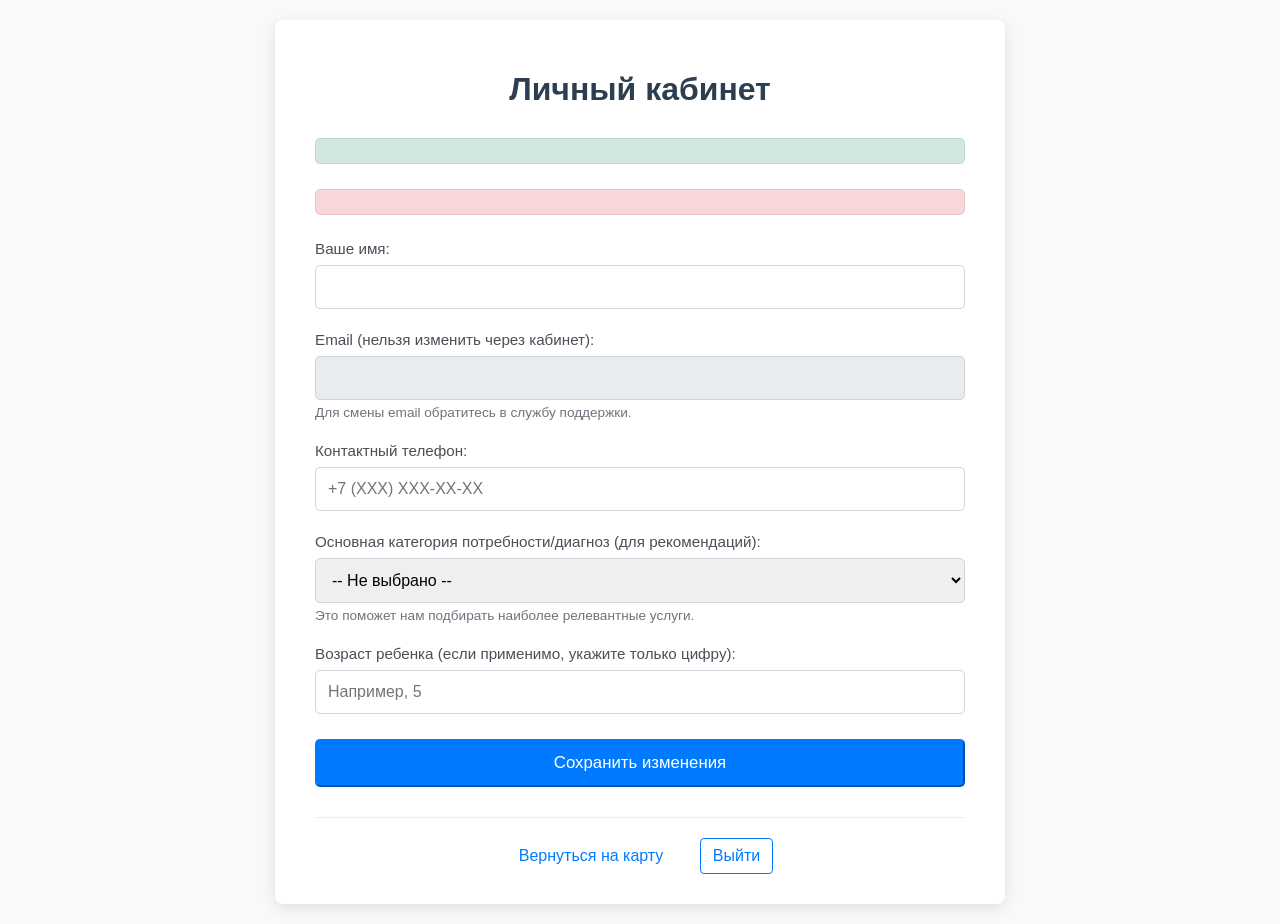
<file: src/main/resources/templates/cabinet.html>
<!DOCTYPE html>
<html lang="ru" xmlns:th="http://www.thymeleaf.org" xmlns:sec="http://www.thymeleaf.org/extras/spring-security6">
<head>
    <meta charset="UTF-8">
    <title>Личный кабинет</title>
    <link rel="stylesheet" th:href="@{/css/style.css}"> <!-- Ваш общий стиль -->
    <style>
        body { font-family: 'Inter', sans-serif; background-color: #f8f9fa; margin: 0; padding: 20px; display: flex; flex-direction: column; align-items: center; color: #333; }
        .cabinet-container { background-color: #fff; padding: 30px 40px; border-radius: 8px; box-shadow: 0 4px 15px rgba(0,0,0,0.1); width: 100%; max-width: 650px; }
        h1 { text-align: center; color: #2c3e50; margin-bottom: 30px; font-size: 2em; }
        .form-group { margin-bottom: 22px; }
        .form-group label { display: block; margin-bottom: 8px; font-weight: 500; color: #495057; font-size: 0.95em; }
        .form-group input[type="text"],
        .form-group input[type="email"],
        .form-group input[type="tel"],
        .form-group input[type="number"],
        .form-group select {
            width: 100%; padding: 12px; border: 1px solid #ced4da;
            border-radius: 5px; font-size: 1em; box-sizing: border-box;
            transition: border-color .15s ease-in-out, box-shadow .15s ease-in-out;
        }
        .form-group input:focus, .form-group select:focus { border-color: #80bdff; outline: 0; box-shadow: 0 0 0 .2rem rgba(0,123,255,.25); }
        .form-group input[readonly] { background-color: #e9ecef; cursor: not-allowed; }
        .btn-primary {
            background-color: #007bff; border-color: #007bff; color: white; padding: 12px 20px;
            font-size: 1.05em; border-radius: 5px; cursor: pointer; display: block; width: 100%;
            margin-top: 25px; font-weight: 500; transition: background-color 0.2s;
        }
        .btn-primary:hover { background-color: #0056b3; border-color: #0056b3; }
        .message { padding: 12px 15px; margin-bottom: 25px; border-radius: 5px; text-align: center; font-size: 0.95em; border: 1px solid transparent; }
        .success-message { background-color: #d1e7dd; color: #0f5132; border-color: #badbcc; }
        .error-message { background-color: #f8d7da; color: #842029; border-color: #f5c2c7; }
        .navigation-links { margin-top: 30px; text-align: center; padding-top: 20px; border-top: 1px solid #eee; }
        .navigation-links a, .navigation-links form button {
            margin: 0 10px; color: #007bff; text-decoration: none; font-weight: 500;
            padding: 8px 12px; border-radius: 4px; transition: background-color 0.2s, color 0.2s;
        }
        .navigation-links a:hover { background-color: #e9ecef; color: #0056b3; }
        .navigation-links form button { background: none; border: 1px solid #007bff; cursor: pointer; font-size: inherit; }
        .navigation-links form button:hover { background-color: #007bff; color:white; }
        .form-hint { font-size: 0.85em; color: #6c757d; margin-top: 5px; }
    </style>
</head>
<body>
<div class="cabinet-container">
    <h1>Личный кабинет</h1>

    <!-- Отображение flash-сообщений -->
    <div th:if="${successMessage}" class="message success-message" th:text="${successMessage}"></div>
    <div th:if="${errorMessage}" class="message error-message" th:text="${errorMessage}"></div>

    <form th:action="@{/cabinet}" method="post" th:object="${profile}">
        <!-- Скрытое поле для ID профиля, если он уже существует (необязательно, если логика обновления это обрабатывает) -->
        <input type="hidden" th:if="*{id != null}" th:field="*{id}" />

        <div class="form-group">
            <label for="name">Ваше имя:</label>
            <!-- Предполагается, что объект 'user' (Login) также передается в модель -->
            <input type="text" id="name" name="name" th:value="${user.name}" required class="form-control">
        </div>
        <div class="form-group">
            <label for="email">Email (нельзя изменить через кабинет):</label>
            <input type="email" id="email" name="email" th:value="${user.email}" readonly class="form-control">
            <div class="form-hint">Для смены email обратитесь в службу поддержки.</div>
        </div>
        <div class="form-group">
            <label for="phone">Контактный телефон:</label>
            <input type="tel" id="phone" name="phone" th:field="*{phone}" placeholder="+7 (XXX) XXX-XX-XX" class="form-control">
        </div>
        <div class="form-group">
            <label for="diagnosis">Основная категория потребности/диагноз (для рекомендаций):</label>
            <select id="diagnosis" name="diagnosis" th:field="*{diagnosis}" class="form-control">
                <option value="">-- Не выбрано --</option>
                <option value="educational">Образовательные потребности</option>
                <option value="social">Социальная поддержка</option>
                <option value="medical">Медицинские потребности</option>
                <option value="legal">Юридическая помощь</option>
                <option value="psychological">Психологическая поддержка</option>
                <option value="commercial">Интересуют коммерческие услуги</option>
                <!-- Добавьте другие релевантные категории, если они есть в вашей системе -->
            </select>
            <div class="form-hint">Это поможет нам подбирать наиболее релевантные услуги.</div>
        </div>
        <div class="form-group">
            <label for="childAge">Возраст ребенка (если применимо, укажите только цифру):</label>
            <input type="number" id="childAge" name="childAge" th:field="*{childAge}" min="0" max="23" placeholder="Например, 5" class="form-control">
        </div>

        <button type="submit" class="btn-primary">Сохранить изменения</button>
    </form>

    <div class="navigation-links">
        <a th:href="@{/}">Вернуться на карту</a>
        <form th:action="@{/logout}" method="post" style="display: inline;">
            <button type="submit">Выйти</button>
        </form>
    </div>
</div>
</body>
</html>
</file>
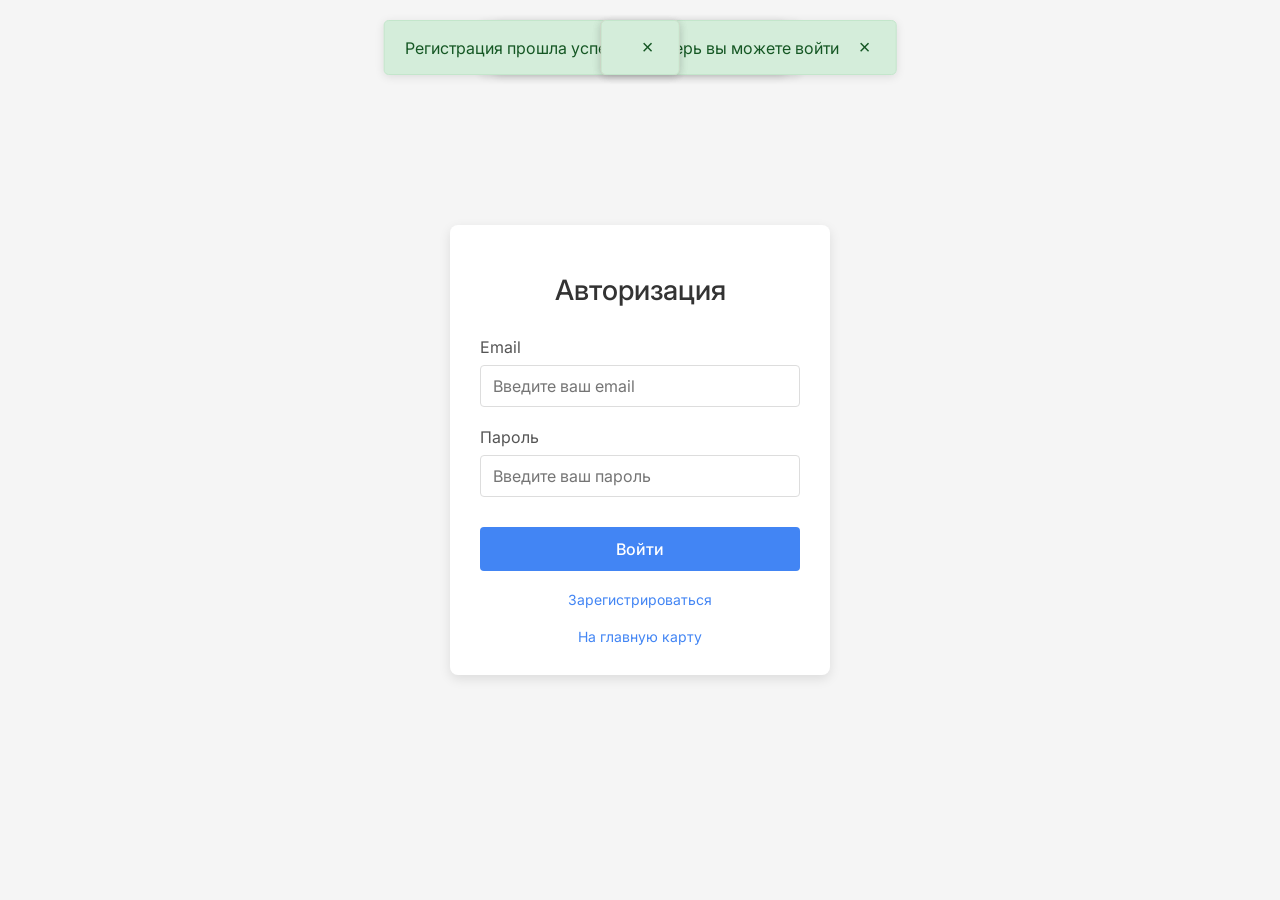
<file: src/main/resources/templates/login.html>
<!DOCTYPE html>
<html lang="ru" xmlns:th="http://www.thymeleaf.org">
<head>
  <meta charset="UTF-8">
  <meta name="viewport" content="width=device-width, initial-scale=1.0">
  <title>Авторизация</title>
  <link href="https://fonts.googleapis.com/css2?family=Inter:wght@400;500&display=swap" rel="stylesheet">
  <style>
    body { font-family: 'Inter', sans-serif; background-color: #f5f5f5; display: flex; justify-content: center; align-items: center; height: 100vh; margin: 0; }
    .auth-container { background-color: white; border-radius: 8px; box-shadow: 0 4px 12px rgba(0, 0, 0, 0.1); padding: 30px; width: 100%; max-width: 380px; box-sizing: border-box; }
    h1 { color: #333; text-align: center; margin-bottom: 30px; font-size: 28px; font-weight: 500; }
    .form-group { margin-bottom: 20px; }
    label { display: block; margin-bottom: 8px; color: #555; font-size: 16px; }
    input[type="email"], input[type="password"] {
      width: 100%;
      padding: 10px 12px; border: 1px solid #ddd; border-radius: 4px;
      font-size: 16px; box-sizing: border-box; font-family: 'Inter', sans-serif;
    }
    input:focus { outline: none; border-color: #4285f4; }
    .btn { width: 100%; padding: 12px; background-color: #4285f4; color: white; border: none; border-radius: 4px; font-size: 16px; cursor: pointer; margin-top: 10px; font-family: 'Inter', sans-serif; font-weight: 500; }
    .btn:hover { background-color: #3367d6; }
    .links { text-align: center; margin-top: 20px; font-size: 14px; }
    .links a { color: #4285f4; text-decoration: none; margin: 0 5px; }
    .links a:hover { text-decoration: underline; }

    /* Стили для уведомлений */
    .notification {
      position: fixed;
      top: 20px;
      left: 50%;
      transform: translateX(-50%);
      padding: 15px 20px;
      border-radius: 5px;
      display: flex;
      align-items: center;
      justify-content: space-between;
      box-shadow: 0 2px 10px rgba(0,0,0,0.1);
      z-index: 1000;
      max-width: 80%;
      animation: fadeIn 0.3s ease-in-out;
    }
    .error-notification {
      background-color: #f8d7da;
      color: #721c24;
      border: 1px solid #f5c6cb;
    }
    .success-notification {
      background-color: #d4edda;
      color: #155724;
      border: 1px solid #c3e6cb;
    }
    .close-btn {
      background: none;
      border: none;
      color: inherit;
      font-size: 20px;
      cursor: pointer;
      margin-left: 15px;
      padding: 0 5px;
    }
    @keyframes fadeIn {
      from { opacity: 0; top: 0; }
      to { opacity: 1; top: 20px; }
    }
  </style>
  <script>
    document.addEventListener("DOMContentLoaded", function () {
      // Функция для скрытия уведомления
      function hideNotification(element) {
        element.style.opacity = '0';
        setTimeout(() => element.remove(), 300);
      }

      // Назначаем обработчики для всех уведомлений
      document.querySelectorAll('.notification').forEach(function(notification) {
        // Кнопка закрытия
        const closeBtn = notification.querySelector('.close-btn');
        if (closeBtn) {
          closeBtn.addEventListener('click', function() {
            hideNotification(notification);
          });
        }

        // Автоматическое скрытие через 5 секунд
        setTimeout(() => {
          hideNotification(notification);
        }, 5000);
      });
    });
  </script>
</head>
<body>
<div class="auth-container">
  <h1>Авторизация</h1>

  <!-- Уведомления -->
  <div th:if="${param.error}" class="notification error-notification">
    <span>Неверный email или пароль</span>
    <button class="close-btn">×</button>
  </div>
  <div th:if="${param.logout}" class="notification success-notification">
    <span>Вы успешно вышли из системы</span>
    <button class="close-btn">×</button>
  </div>
  <div th:if="${param.registered}" class="notification success-notification">
    <span>Регистрация прошла успешно! Теперь вы можете войти</span>
    <button class="close-btn">×</button>
  </div>
  <div th:if="${errorMessage}" class="notification error-notification">
    <span th:text="${errorMessage}"></span>
    <button class="close-btn">×</button>
  </div>
  <div th:if="${successMessage}" class="notification success-notification">
    <span th:text="${successMessage}"></span>
    <button class="close-btn">×</button>
  </div>

  <form th:action="@{/login}" method="post">
    <div class="form-group">
      <label for="email">Email</label>
      <input type="email" id="email" name="email" placeholder="Введите ваш email" required>
    </div>

    <div class="form-group">
      <label for="password">Пароль</label>
      <input type="password" id="password" name="password" placeholder="Введите ваш пароль" required>
    </div>

    <button type="submit" class="btn">Войти</button>
  </form>

  <div class="links">
    <a th:href="@{/register}">Зарегистрироваться</a>
  </div>
  <div class="links">
    <a th:href="@{/}">На главную карту</a>
  </div>
</div>
</body>
</html>
</file>
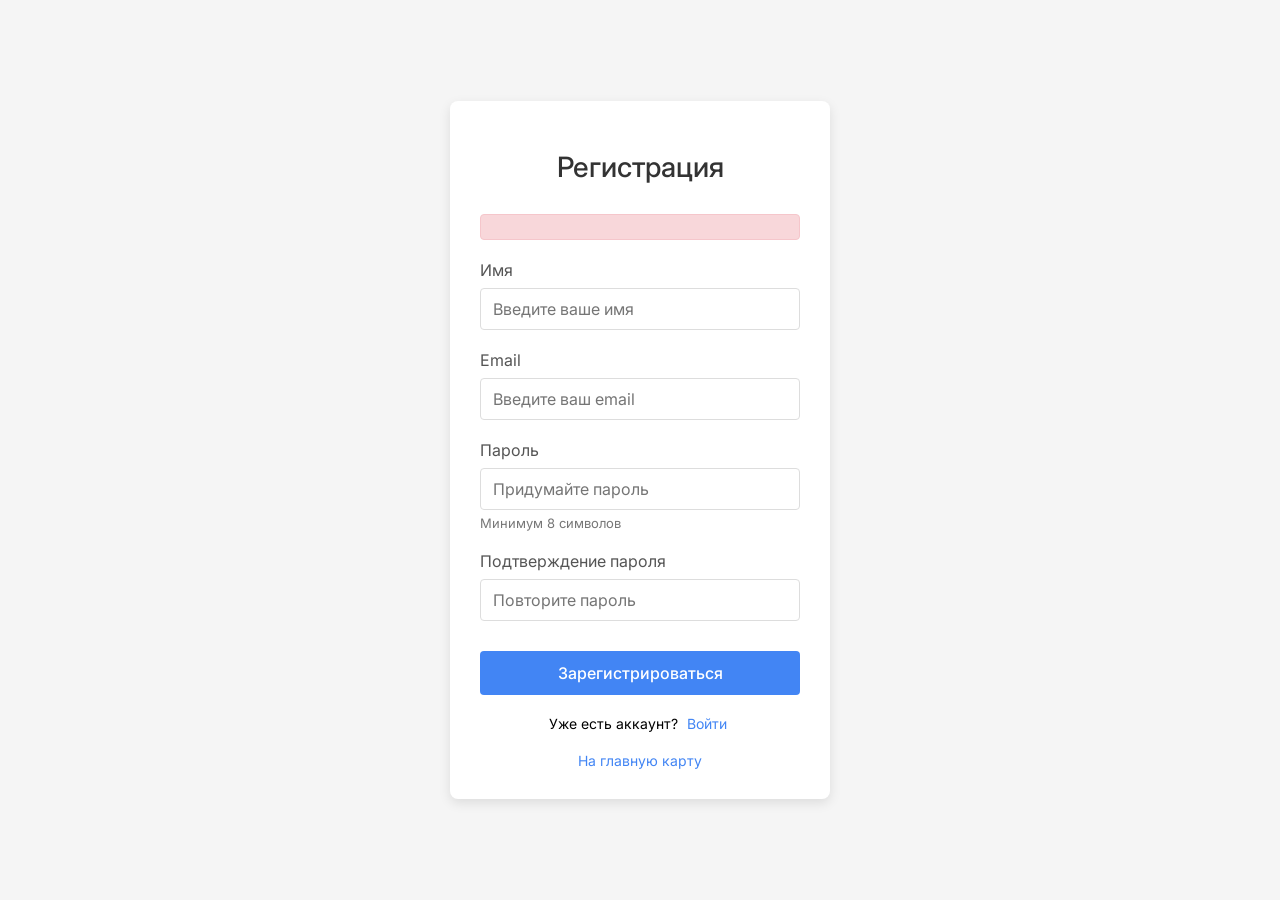
<file: src/main/resources/templates/register.html>
<!DOCTYPE html>
<html lang="ru" xmlns:th="http://www.thymeleaf.org">
<head>
  <meta charset="UTF-8">
  <meta name="viewport" content="width=device-width, initial-scale=1.0">
  <title>Регистрация</title>
  <link href="https://fonts.googleapis.com/css2?family=Inter:wght@400;500&display=swap" rel="stylesheet">
  <style>
    body { font-family: 'Inter', sans-serif; background-color: #f5f5f5; display: flex; justify-content: center; align-items: center; height: 100vh; margin: 0; }
    .auth-container { background-color: white; border-radius: 8px; box-shadow: 0 4px 12px rgba(0, 0, 0, 0.1); padding: 30px; width: 100%; max-width: 380px; box-sizing: border-box; }
    h1 { color: #333; text-align: center; margin-bottom: 30px; font-size: 28px; font-weight: 500; }
    .form-group { margin-bottom: 20px; }
    label { display: block; margin-bottom: 8px; color: #555; font-size: 16px; }
    input[type="text"], input[type="email"], input[type="password"] { /* Применяем стили к конкретным типам */
      width: 100%; /* Делаем ширину 100% от родителя */
      padding: 10px 12px; border: 1px solid #ddd; border-radius: 4px;
      font-size: 16px; box-sizing: border-box; font-family: 'Inter', sans-serif;
    }
    input:focus { outline: none; border-color: #4285f4; }
    .btn { width: 100%; padding: 12px; background-color: #4285f4; color: white; border: none; border-radius: 4px; font-size: 16px; cursor: pointer; margin-top: 10px; font-family: 'Inter', sans-serif; font-weight: 500; }
    .btn:hover { background-color: #3367d6; }
    .links { text-align: center; margin-top: 20px; font-size: 14px; } /* Изменено для центрирования и одного элемента */
    .links a { color: #4285f4; text-decoration: none; margin: 0 5px;} /* Добавлен margin */
    .links a:hover { text-decoration: underline; }
    .password-hint { color: #777; font-size: 13px; margin-top: 5px; }
    .message { padding: 12px 15px; margin-bottom: 20px; border-radius: 4px; text-align: center; font-size: 15px; border: 1px solid transparent;}
    .error-message { background-color: #f8d7da; color: #721c24; border-color: #f5c6cb;}
  </style>
</head>
<body>
<div class="auth-container">
  <h1>Регистрация</h1>

  <!-- Сообщения об ошибках из Model -->
  <div th:if="${errorMessage}" class="message error-message" th:text="${errorMessage}"></div>

  <form th:action="@{/register}" method="post">
    <div class="form-group">
      <label for="name">Имя</label>
      <input type="text" id="name" name="name" placeholder="Введите ваше имя" required th:value="${#vars.name != null ? #vars.name : ''}">
    </div>

    <div class="form-group">
      <label for="email">Email</label>
      <input type="email" id="email" name="email" placeholder="Введите ваш email" required th:value="${#vars.email != null ? #vars.email : ''}">
    </div>

    <div class="form-group">
      <label for="password">Пароль</label>
      <input type="password" id="password" name="password" placeholder="Придумайте пароль" required minlength="8">
      <div class="password-hint">Минимум 8 символов</div>
    </div>

    <div class="form-group">
      <label for="confirm-password">Подтверждение пароля</label>
      <input type="password" id="confirm-password" name="confirm-password" placeholder="Повторите пароль" required>
    </div>

    <button type="submit" class="btn">Зарегистрироваться</button>
  </form>

  <div class="links">
    Уже есть аккаунт? <a th:href="@{/login}">Войти</a>
  </div>
  <div class="links">
    <a th:href="@{/}">На главную карту</a>
  </div>
</div>
</body>
</html>
</file>
